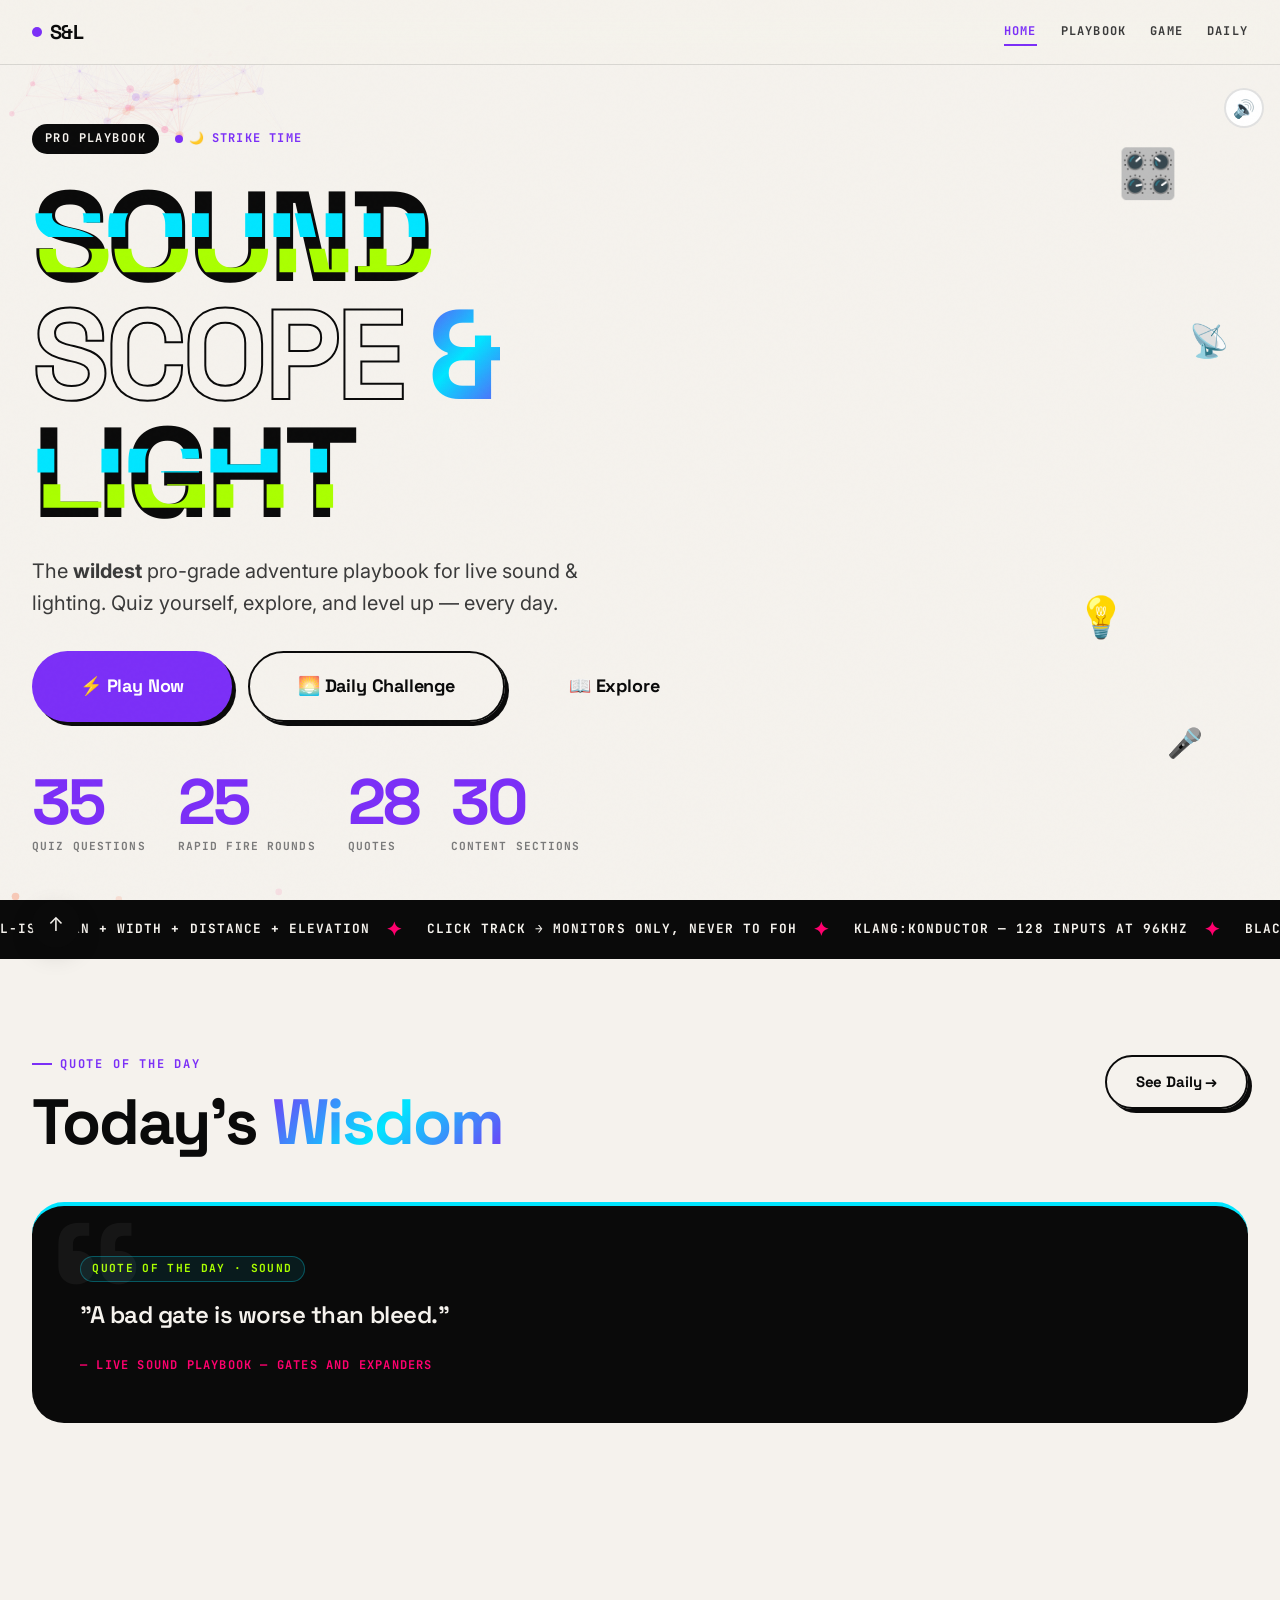
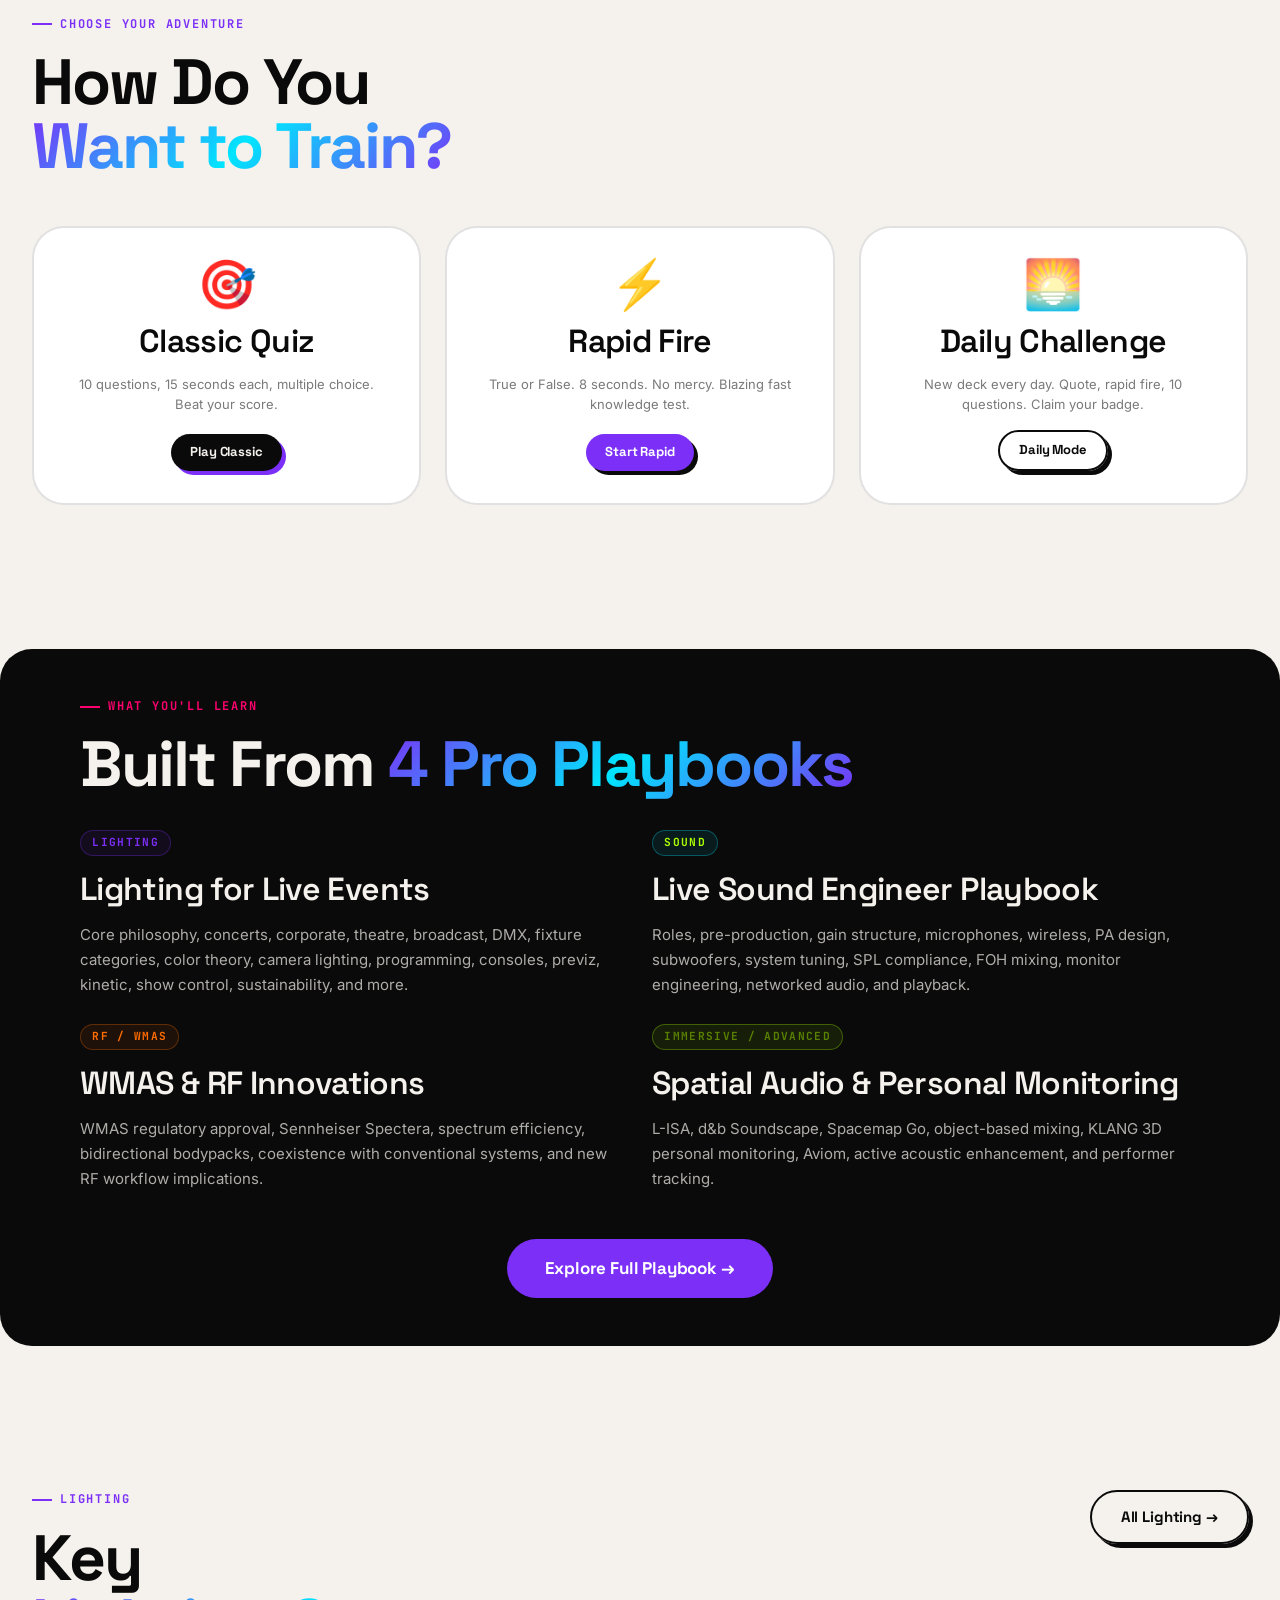
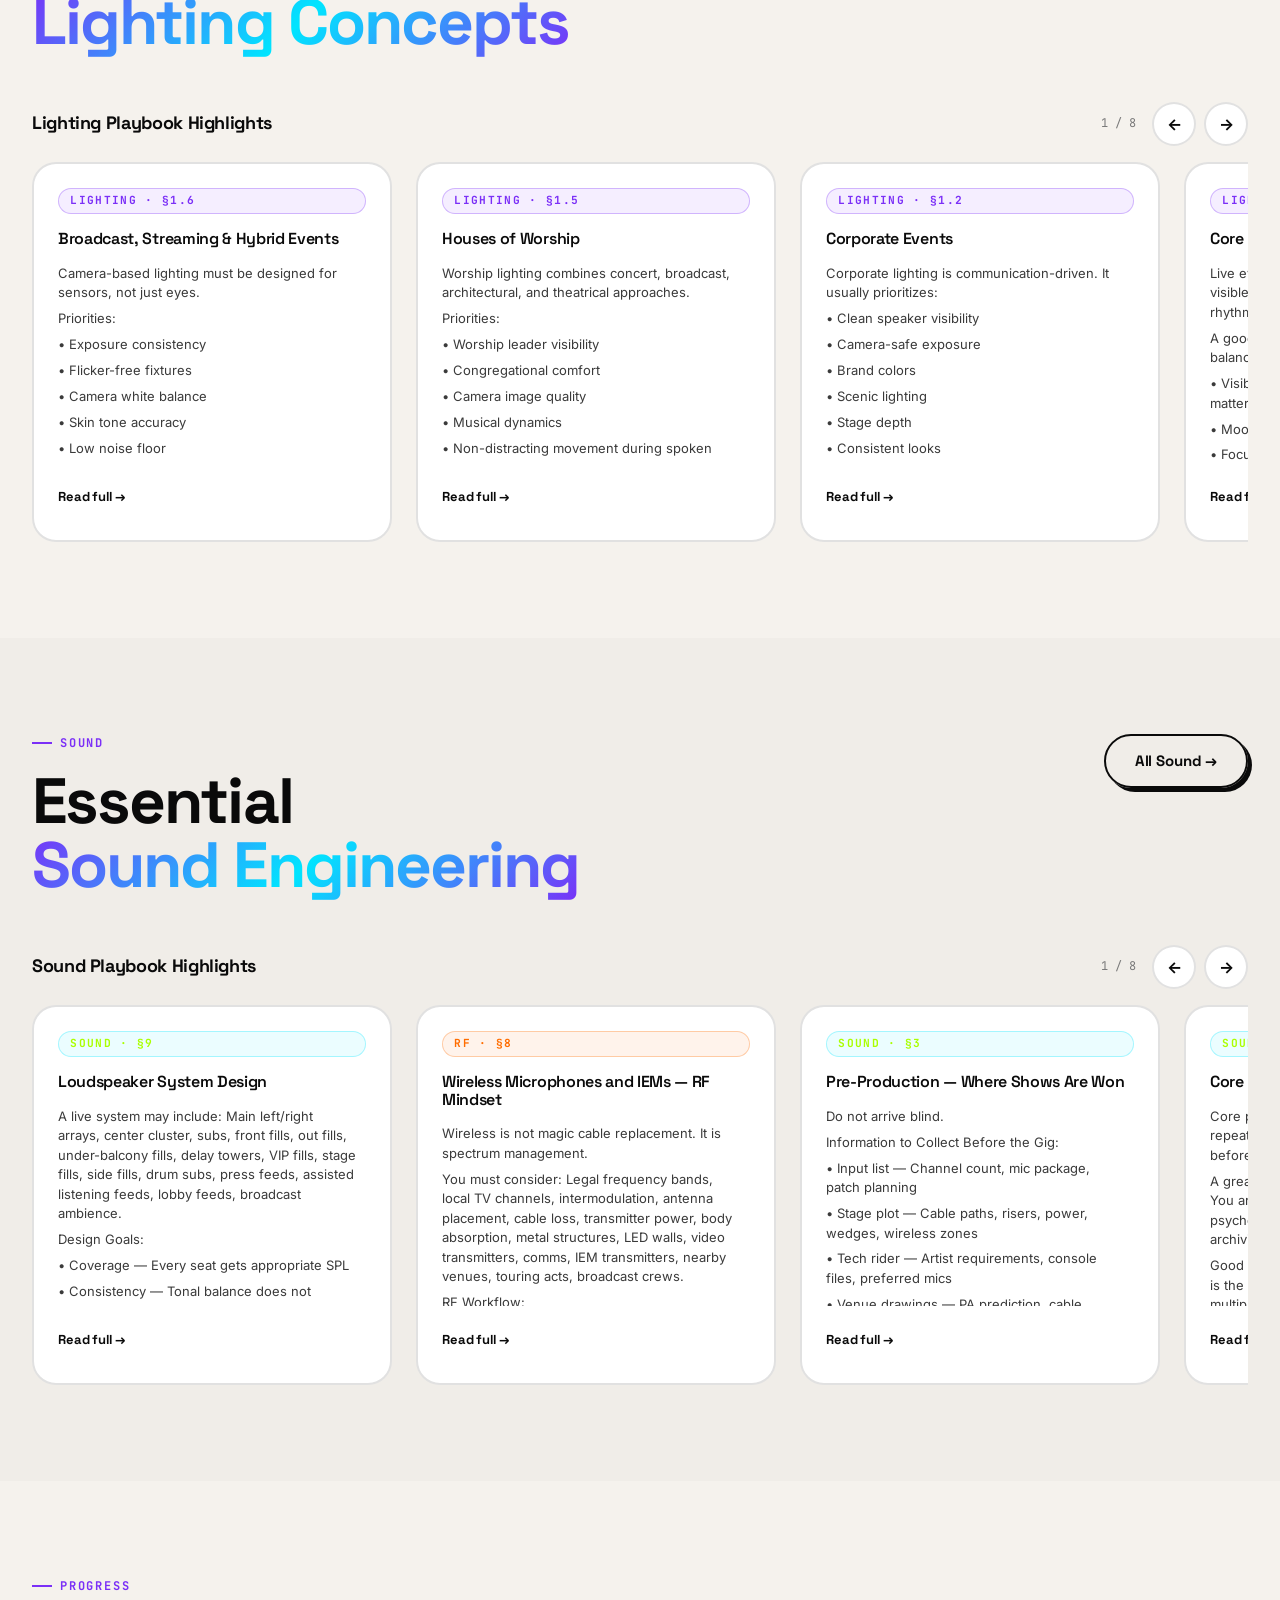
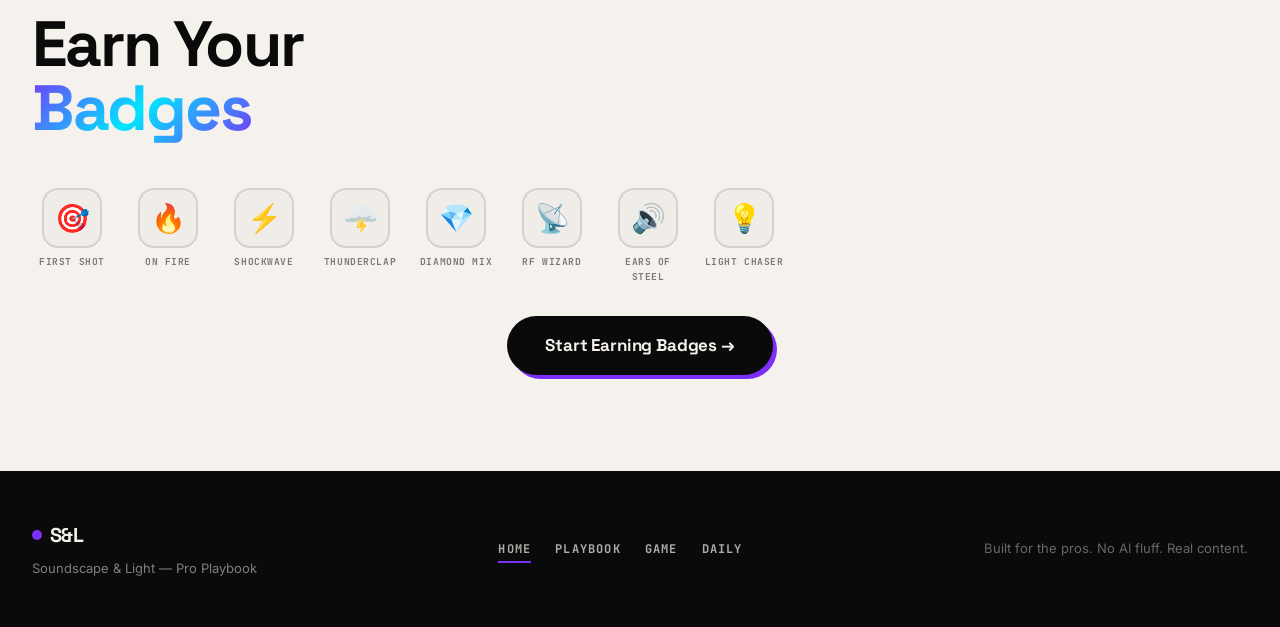
<file: index.html>
<!DOCTYPE html>
<html lang="en">
<head>
  <meta charset="UTF-8">
  <meta name="viewport" content="width=device-width, initial-scale=1.0">
  <meta name="description" content="Soundscape & Light — The ultimate interactive adventure playbook for live sound and lighting professionals.">
  <title>S&L — Soundscape & Light</title>
  <link rel="stylesheet" href="css/style.css">
  <link rel="icon" href="data:image/svg+xml,<svg xmlns='http://www.w3.org/2000/svg' viewBox='0 0 100 100'><text y='.9em' font-size='90'>⚡</text></svg>">
</head>
<body>
  <!-- Loading Screen -->
  <div id="loading-screen">
    <div class="loader-text">LOADING PLAYBOOK...</div>
    <div class="loader-bar-wrap"><div class="loader-bar"></div></div>
  </div>

  <!-- Scroll Progress -->
  <div id="scroll-progress"></div>

  <!-- Back to Top -->
  <button id="back-top" aria-label="Back to top">↑</button>

  <!-- Sound Toggle -->
  <button id="sound-toggle" style="position:fixed;top:88px;right:1rem;z-index:9000;background:var(--surface);border:2px solid var(--border);border-radius:var(--r-full);width:40px;height:40px;display:flex;align-items:center;justify-content:center;font-size:1.1rem;" aria-label="Toggle sound">🔊</button>

  <!-- Particle Canvas -->
  <canvas id="particle-canvas"></canvas>

  <!-- Navigation -->
  <nav class="nav" role="navigation" aria-label="Main navigation">
    <a href="index.html" class="nav-logo" aria-label="S&L Home">
      <span class="nav-logo-dot"></span>
      <span>S&amp;L</span>
    </a>
    <div class="nav-links">
      <a href="index.html" class="nav-link">Home</a>
      <a href="playbook.html" class="nav-link">Playbook</a>
      <a href="game.html" class="nav-link">Game</a>
      <a href="daily.html" class="nav-link">Daily</a>
    </div>
    <button class="nav-hamburger" aria-label="Toggle menu" aria-expanded="false">
      <span></span><span></span><span></span>
    </button>
  </nav>

  <!-- Mobile Menu -->
  <div class="nav-mobile" role="dialog" aria-label="Mobile navigation">
    <a href="index.html" class="nav-link">Home</a>
    <a href="playbook.html" class="nav-link">Playbook</a>
    <a href="game.html" class="nav-link">Game</a>
    <a href="daily.html" class="nav-link">Daily</a>
  </div>

  <!-- ── HERO ────────────────────────────────────────── -->
  <section class="hero" aria-labelledby="hero-heading">
    <div class="container hero-content">
      <div class="hero-eyebrow">
        <div class="hero-badge">Pro Playbook</div>
        <div class="hero-live">
          <span class="hero-live-dot"></span>
          <span data-theme-emoji>⚡</span>
          <span data-theme-name>Loading...</span>
        </div>
      </div>

      <div class="hero-title">
        <h1 class="t-hero">
          <span class="glitch" data-text="SOUND">SOUND</span><br>
          <span class="t-outline">SCOPE</span>
          <span class="t-gradient">&amp;</span><br>
          <span class="glitch" data-text="LIGHT">LIGHT</span>
        </h1>
      </div>

      <p class="hero-sub">
        The <strong>wildest</strong> pro-grade adventure playbook for live sound &amp; lighting. 
        Quiz yourself, explore, and level up — every day.
      </p>

      <div class="hero-actions">
        <a href="game.html" class="btn btn-accent btn-xl btn-magnetic" aria-label="Start the quiz game">
          ⚡ Play Now
        </a>
        <a href="daily.html" class="btn btn-outline btn-xl btn-magnetic" aria-label="Today's daily challenge">
          🌅 Daily Challenge
        </a>
        <a href="playbook.html" class="btn btn-ghost btn-xl" aria-label="Browse the playbook">
          📖 Explore
        </a>
      </div>

      <div class="hero-stats stagger">
        <div>
          <div class="hero-stat-num" data-count-to="35">0</div>
          <div class="hero-stat-label">Quiz Questions</div>
        </div>
        <div>
          <div class="hero-stat-num" data-count-to="25">0</div>
          <div class="hero-stat-label">Rapid Fire Rounds</div>
        </div>
        <div>
          <div class="hero-stat-num" data-count-to="28">0</div>
          <div class="hero-stat-label">Quotes</div>
        </div>
        <div>
          <div class="hero-stat-num" data-count-to="30">0</div>
          <div class="hero-stat-label">Content Sections</div>
        </div>
      </div>
    </div>

    <!-- Floating decorations -->
    <div class="hero-float" style="top:15%;right:8%;font-size:3rem;animation-delay:0s">🎛️</div>
    <div class="hero-float" style="top:35%;right:4%;font-size:2rem;animation-delay:1s">📡</div>
    <div class="hero-float" style="top:65%;right:12%;font-size:2.5rem;animation-delay:2s">💡</div>
    <div class="hero-float" style="top:80%;right:6%;font-size:1.8rem;animation-delay:0.5s">🎤</div>
  </section>

  <!-- ── MARQUEE ─────────────────────────────────────── -->
  <div class="marquee-wrap" role="marquee" aria-label="Key facts ticker">
    <div class="marquee-track" id="marquee-track">
      <!-- Populated by JS -->
    </div>
  </div>

  <!-- ── QOTD ───────────────────────────────────────── -->
  <section class="section" aria-labelledby="qotd-heading">
    <div class="container">
      <div class="section-header reveal">
        <div>
          <div class="section-label">Quote of the Day</div>
          <h2 class="t-display" id="qotd-heading">Today's <span class="t-gradient">Wisdom</span></h2>
        </div>
        <a href="daily.html" class="btn btn-outline">See Daily →</a>
      </div>
      <div id="qotd-container" class="reveal"></div>
    </div>
  </section>

  <!-- ── MODE SELECTOR ──────────────────────────────── -->
  <section class="section" aria-labelledby="modes-heading">
    <div class="container">
      <div class="section-header reveal">
        <div>
          <div class="section-label">Choose Your Adventure</div>
          <h2 class="t-display" id="modes-heading">How Do You<br><span class="t-gradient">Want to Train?</span></h2>
        </div>
      </div>
      <div class="mode-grid stagger" role="list">
        <a href="game.html?mode=classic" class="mode-card card-tilt" role="listitem" aria-label="Classic Quiz mode">
          <div class="mode-icon">🎯</div>
          <div class="t-title">Classic Quiz</div>
          <p class="t-small" style="color:var(--ink-dim);text-align:center">10 questions, 15 seconds each, multiple choice. Beat your score.</p>
          <div class="btn btn-primary btn-sm" style="margin-top:auto">Play Classic</div>
        </a>
        <a href="game.html?mode=rapid" class="mode-card card-tilt" role="listitem" aria-label="Rapid Fire mode">
          <div class="mode-icon">⚡</div>
          <div class="t-title">Rapid Fire</div>
          <p class="t-small" style="color:var(--ink-dim);text-align:center">True or False. 8 seconds. No mercy. Blazing fast knowledge test.</p>
          <div class="btn btn-accent btn-sm" style="margin-top:auto">Start Rapid</div>
        </a>
        <a href="daily.html" class="mode-card card-tilt" role="listitem" aria-label="Daily Challenge mode">
          <div class="mode-icon">🌅</div>
          <div class="t-title">Daily Challenge</div>
          <p class="t-small" style="color:var(--ink-dim);text-align:center">New deck every day. Quote, rapid fire, 10 questions. Claim your badge.</p>
          <div class="btn btn-outline btn-sm" style="margin-top:auto">Daily Mode</div>
        </a>
      </div>
    </div>
  </section>

  <!-- ── TOPICS PREVIEW ─────────────────────────────── -->
  <section class="section island-dark" aria-labelledby="topics-heading">
    <div class="container">
      <div class="section-label">What You'll Learn</div>
      <h2 class="t-display" id="topics-heading" style="color:var(--dark-ink);margin-bottom:var(--s4)">
        Built From <span class="t-gradient">4 Pro Playbooks</span>
      </h2>

      <div class="grid-2 stagger" style="margin-bottom:var(--s5)">
        <div>
          <div class="card-tag lighting" style="margin-bottom:var(--s2)">Lighting</div>
          <div class="t-title" style="color:var(--dark-ink);margin-bottom:var(--s2)">Lighting for Live Events</div>
          <p class="t-body" style="color:rgba(245,242,237,0.7)">Core philosophy, concerts, corporate, theatre, broadcast, DMX, fixture categories, color theory, camera lighting, programming, consoles, previz, kinetic, show control, sustainability, and more.</p>
        </div>
        <div>
          <div class="card-tag sound" style="margin-bottom:var(--s2)">Sound</div>
          <div class="t-title" style="color:var(--dark-ink);margin-bottom:var(--s2)">Live Sound Engineer Playbook</div>
          <p class="t-body" style="color:rgba(245,242,237,0.7)">Roles, pre-production, gain structure, microphones, wireless, PA design, subwoofers, system tuning, SPL compliance, FOH mixing, monitor engineering, networked audio, and playback.</p>
        </div>
        <div>
          <div class="card-tag rf" style="margin-bottom:var(--s2)">RF / WMAS</div>
          <div class="t-title" style="color:var(--dark-ink);margin-bottom:var(--s2)">WMAS & RF Innovations</div>
          <p class="t-body" style="color:rgba(245,242,237,0.7)">WMAS regulatory approval, Sennheiser Spectera, spectrum efficiency, bidirectional bodypacks, coexistence with conventional systems, and new RF workflow implications.</p>
        </div>
        <div>
          <div class="card-tag wmas" style="margin-bottom:var(--s2)">Immersive / Advanced</div>
          <div class="t-title" style="color:var(--dark-ink);margin-bottom:var(--s2)">Spatial Audio & Personal Monitoring</div>
          <p class="t-body" style="color:rgba(245,242,237,0.7)">L-ISA, d&b Soundscape, Spacemap Go, object-based mixing, KLANG 3D personal monitoring, Aviom, active acoustic enhancement, and performer tracking.</p>
        </div>
      </div>

      <div style="text-align:center">
        <a href="playbook.html" class="btn btn-accent btn-lg btn-magnetic">Explore Full Playbook →</a>
      </div>
    </div>
  </section>

  <!-- ── PREVIEW CAROUSEL — LIGHTING ───────────────────── -->
  <section class="section" aria-labelledby="lighting-preview-heading">
    <div class="container">
      <div class="section-header reveal">
        <div>
          <div class="section-label">Lighting</div>
          <h2 class="t-display" id="lighting-preview-heading">Key<br><span class="t-gradient">Lighting Concepts</span></h2>
        </div>
        <a href="playbook.html#lighting" class="btn btn-outline">All Lighting →</a>
      </div>
      <div class="carousel-outer reveal">
        <div class="carousel-nav">
          <span class="carousel-title">Lighting Playbook Highlights</span>
          <div style="display:flex;align-items:center;gap:var(--s2)">
            <span class="carousel-count"></span>
            <div class="carousel-controls">
              <button class="carousel-btn" data-carousel-prev aria-label="Previous">←</button>
              <button class="carousel-btn" data-carousel-next aria-label="Next">→</button>
            </div>
          </div>
        </div>
        <div class="carousel" id="lighting-carousel" role="list">
          <!-- Populated by JS -->
        </div>
      </div>
    </div>
  </section>

  <!-- ── PREVIEW CAROUSEL — SOUND ──────────────────────── -->
  <section class="section" style="background:var(--surface-2)" aria-labelledby="sound-preview-heading">
    <div class="container">
      <div class="section-header reveal">
        <div>
          <div class="section-label">Sound</div>
          <h2 class="t-display" id="sound-preview-heading">Essential<br><span class="t-gradient">Sound Engineering</span></h2>
        </div>
        <a href="playbook.html#sound" class="btn btn-outline">All Sound →</a>
      </div>
      <div class="carousel-outer reveal">
        <div class="carousel-nav">
          <span class="carousel-title">Sound Playbook Highlights</span>
          <div style="display:flex;align-items:center;gap:var(--s2)">
            <span class="carousel-count"></span>
            <div class="carousel-controls">
              <button class="carousel-btn" data-carousel-prev aria-label="Previous">←</button>
              <button class="carousel-btn" data-carousel-next aria-label="Next">→</button>
            </div>
          </div>
        </div>
        <div class="carousel" id="sound-carousel" role="list">
          <!-- Populated by JS -->
        </div>
      </div>
    </div>
  </section>

  <!-- ── ACHIEVEMENTS TEASER ────────────────────────────── -->
  <section class="section" aria-labelledby="achievements-heading">
    <div class="container">
      <div class="section-header reveal">
        <div>
          <div class="section-label">Progress</div>
          <h2 class="t-display" id="achievements-heading">Earn Your<br><span class="t-gradient">Badges</span></h2>
        </div>
      </div>
      <div class="badge-grid reveal" id="badge-preview"></div>
      <div style="margin-top:var(--s4);text-align:center" class="reveal">
        <a href="game.html" class="btn btn-primary btn-lg btn-magnetic">Start Earning Badges →</a>
      </div>
    </div>
  </section>

  <!-- ── FOOTER ─────────────────────────────────────────── -->
  <footer style="background:var(--ink);color:var(--bg);padding:var(--s5) 0;" role="contentinfo">
    <div class="container" style="display:flex;flex-wrap:wrap;justify-content:space-between;align-items:center;gap:var(--s3)">
      <div>
        <div class="nav-logo" style="color:var(--bg);margin-bottom:var(--s1)">
          <span class="nav-logo-dot"></span>
          <span>S&amp;L</span>
        </div>
        <p class="t-small" style="color:rgba(245,242,237,0.5)">Soundscape & Light — Pro Playbook</p>
      </div>
      <div style="display:flex;gap:var(--s3)">
        <a href="index.html" class="nav-link" style="color:rgba(245,242,237,0.7)">Home</a>
        <a href="playbook.html" class="nav-link" style="color:rgba(245,242,237,0.7)">Playbook</a>
        <a href="game.html" class="nav-link" style="color:rgba(245,242,237,0.7)">Game</a>
        <a href="daily.html" class="nav-link" style="color:rgba(245,242,237,0.7)">Daily</a>
      </div>
      <p class="t-small" style="color:rgba(245,242,237,0.4)">Built for the pros. No AI fluff. Real content.</p>
    </div>
  </footer>

  <!-- Toast Container -->
  <div id="toast-container"></div>

  <!-- Scripts -->
  <script src="js/data.js"></script>
  <script src="js/engine.js"></script>
  <script src="js/sounds.js"></script>
  <script src="js/app.js"></script>
  <script>
    // ─── INDEX PAGE INIT ─────────────────────────────────
    document.addEventListener('DOMContentLoaded', () => {
      // Particles
      App.initParticles('particle-canvas');

      // Marquee
      App.buildMarquee('#marquee-track', MARQUEE_FACTS);

      // QOTD
      App.renderQOTD('#qotd-container');

      // Build lighting carousel
      buildPreviewCarousel('lighting-carousel', CONTENT.lighting.slice(0, 8), 'lighting');

      // Build sound carousel
      buildPreviewCarousel('sound-carousel', CONTENT.sound.slice(0, 8), 'sound');

      // Badge preview
      renderBadgePreview();

      // Re-init carousels after content is built
      App.initCarousels();
    });

    function buildPreviewCarousel(carouselId, sections, type) {
      const carousel = document.getElementById(carouselId);
      if (!carousel) return;

      const shuffled = Engine.getHourlyContentOrder(sections);

      shuffled.forEach(section => {
        const item = document.createElement('div');
        item.className = 'carousel-item';
        item.setAttribute('role', 'listitem');

        const lines = section.content.split('\n').filter(l => l.trim()).slice(0, 8);

        item.innerHTML = `
          <div class="card card-content card-tilt" style="height:100%">
            <div class="card-tag ${section.tag}">${section.tag.toUpperCase()} · §${section.section}</div>
            <div class="t-title" style="margin-bottom:var(--s2);font-size:1rem">${section.title}</div>
            <div class="card-content-body t-small" style="color:var(--ink-mid)">
              ${lines.map(l => `<p style="margin-bottom:0.4rem">${l}</p>`).join('')}
            </div>
            <a href="playbook.html#${section.id}" class="btn btn-ghost btn-sm" style="margin-top:var(--s2);padding-left:0;align-self:flex-start" aria-label="Read full section: ${section.title}">Read full →</a>
          </div>
        `;
        carousel.appendChild(item);
      });

      // Re-init tilt for new cards
      App.initParticles && setTimeout(() => initCardTilt(), 100);
    }

    function renderBadgePreview() {
      const container = document.getElementById('badge-preview');
      if (!container) return;

      const state = Engine.StorageManager.load();

      ACHIEVEMENTS.slice(0, 8).forEach(ach => {
        const earned = state.earnedAchievements.includes(ach.id);
        const badge = document.createElement('div');
        badge.className = `badge${earned ? ' earned' : ''}`;
        badge.innerHTML = `
          <div class="badge-icon">${ach.icon}</div>
          <span class="badge-name">${ach.name}</span>
        `;
        badge.title = ach.desc;
        container.appendChild(badge);
      });
    }

    function initCardTilt() {
      document.querySelectorAll('.card-tilt').forEach(card => {
        if (card._tiltInit) return;
        card._tiltInit = true;
        card.addEventListener('mousemove', e => {
          const rect = card.getBoundingClientRect();
          const x = (e.clientX - rect.left) / rect.width - 0.5;
          const y = (e.clientY - rect.top) / rect.height - 0.5;
          card.style.transform = `perspective(600px) rotateX(${-y * 10}deg) rotateY(${x * 10}deg) translateZ(8px)`;
        }, { passive: true });
        card.addEventListener('mouseleave', () => { card.style.transform = ''; });
      });
    }

    // Re-init tilt after carousels render
    setTimeout(initCardTilt, 500);
  </script>
</body>
</html>
</file>
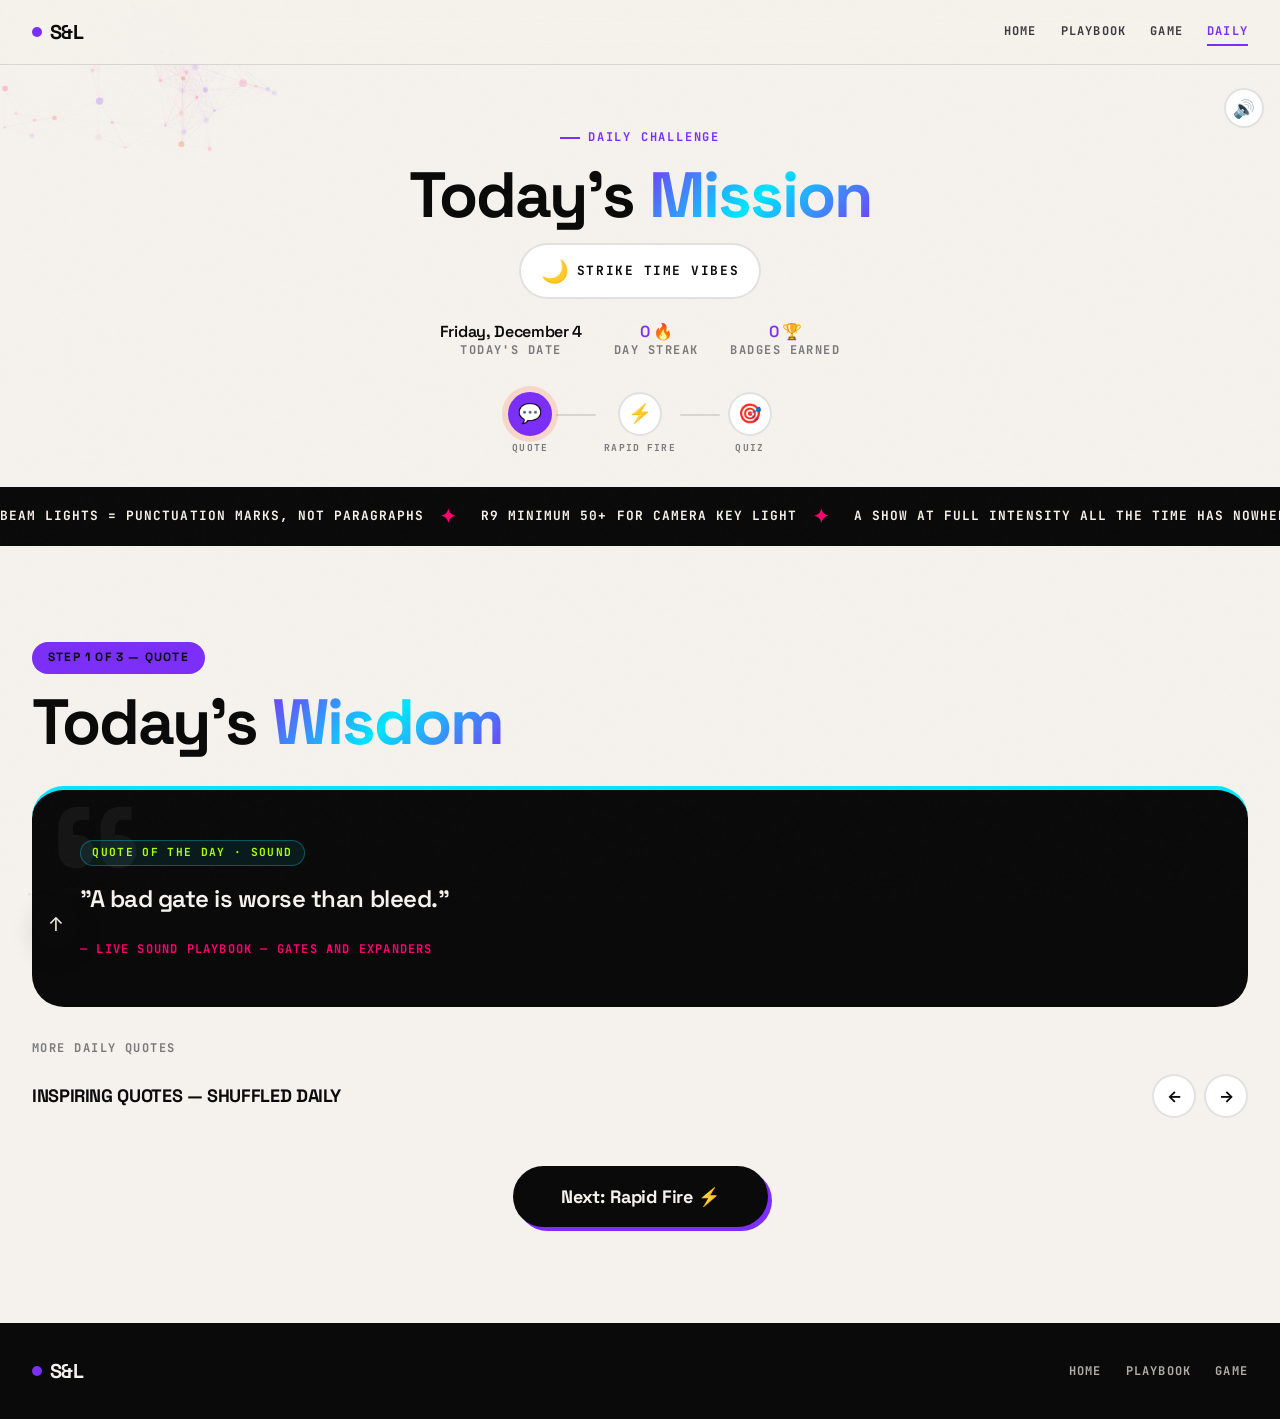
<file: daily.html>
<!DOCTYPE html>
<html lang="en">
<head>
  <meta charset="UTF-8">
  <meta name="viewport" content="width=device-width, initial-scale=1.0">
  <meta name="description" content="Soundscape & Light — Daily Challenge. New quote, rapid fire, and quiz deck every day. Build your streak.">
  <title>Daily — S&L</title>
  <link rel="stylesheet" href="css/style.css">
  <link rel="icon" href="data:image/svg+xml,<svg xmlns='http://www.w3.org/2000/svg' viewBox='0 0 100 100'><text y='.9em' font-size='90'>🌅</text></svg>">
</head>
<body>
  <div id="scroll-progress"></div>
  <button id="back-top" aria-label="Back to top">↑</button>
  <button id="sound-toggle" style="position:fixed;top:88px;right:1rem;z-index:9000;background:var(--surface);border:2px solid var(--border);border-radius:var(--r-full);width:40px;height:40px;display:flex;align-items:center;justify-content:center;font-size:1.1rem;" aria-label="Toggle sound">🔊</button>

  <nav class="nav" role="navigation" aria-label="Main navigation">
    <a href="index.html" class="nav-logo" aria-label="S&L Home">
      <span class="nav-logo-dot"></span><span>S&amp;L</span>
    </a>
    <div class="nav-links">
      <a href="index.html" class="nav-link">Home</a>
      <a href="playbook.html" class="nav-link">Playbook</a>
      <a href="game.html" class="nav-link">Game</a>
      <a href="daily.html" class="nav-link">Daily</a>
    </div>
    <button class="nav-hamburger" aria-label="Toggle menu" aria-expanded="false">
      <span></span><span></span><span></span>
    </button>
  </nav>

  <div class="nav-mobile" role="dialog" aria-label="Mobile navigation">
    <a href="index.html" class="nav-link">Home</a>
    <a href="playbook.html" class="nav-link">Playbook</a>
    <a href="game.html" class="nav-link">Game</a>
    <a href="daily.html" class="nav-link">Daily</a>
  </div>

  <main style="padding-top:80px">

    <!-- ── DAILY HERO ──────────────────────────────────── -->
    <section style="padding:var(--s5) 0 var(--s4);text-align:center;position:relative;overflow:hidden">
      <canvas id="particle-canvas"></canvas>
      <div class="container" style="position:relative;z-index:2">
        <div class="section-label" style="justify-content:center;margin-bottom:var(--s2)">Daily Challenge</div>
        <div style="display:flex;align-items:center;justify-content:center;gap:var(--s2);margin-bottom:var(--s2)">
          <h1 class="t-display">Today's <span class="t-gradient">Mission</span></h1>
        </div>

        <!-- Hour theme badge -->
        <div id="hour-theme-badge" style="display:inline-flex;align-items:center;gap:var(--s1);background:var(--surface);border:2px solid var(--border);border-radius:var(--r-full);padding:0.5rem 1.25rem;margin-bottom:var(--s3)">
          <span id="theme-emoji" style="font-size:1.4rem">⚡</span>
          <span id="theme-label" class="t-label" style="font-size:0.8rem">Loading theme...</span>
        </div>

        <!-- Date & streak -->
        <div style="display:flex;align-items:center;justify-content:center;gap:var(--s4);flex-wrap:wrap;margin-bottom:var(--s4)">
          <div>
            <div id="today-date" class="t-title" style="font-size:1rem;letter-spacing:-0.02em"></div>
            <div class="t-label" style="color:var(--ink-dim)">Today's Date</div>
          </div>
          <div>
            <div id="daily-streak" class="t-title" style="font-size:1rem;letter-spacing:-0.02em;color:var(--acc1)">0 🔥</div>
            <div class="t-label" style="color:var(--ink-dim)">Day Streak</div>
          </div>
          <div>
            <div id="total-badges" class="t-title" style="font-size:1rem;letter-spacing:-0.02em;color:var(--acc5)">0 🏆</div>
            <div class="t-label" style="color:var(--ink-dim)">Badges Earned</div>
          </div>
        </div>

        <!-- Steps indicator -->
        <div id="steps-strip" style="display:flex;align-items:center;justify-content:center;gap:var(--s1);flex-wrap:wrap">
          <!-- Populated by JS -->
        </div>
      </div>
    </section>

    <!-- ── MARQUEE ─────────────────────────────────────── -->
    <div class="marquee-wrap">
      <div class="marquee-track" id="marquee-track"></div>
    </div>

    <!-- ── DAILY COMPLETE SCREEN ──────────────────────── -->
    <div id="screen-daily-done" style="display:none">
      <section class="section" style="text-align:center">
        <div class="container">
          <div style="font-size:5rem;margin-bottom:var(--s3);animation:float 3s ease-in-out infinite">💎</div>
          <h2 class="t-display" style="margin-bottom:var(--s2)">Challenge<br><span class="t-gradient">Complete!</span></h2>
          <p style="color:var(--ink-mid);margin-bottom:var(--s4)">You've crushed today's daily challenge. Come back tomorrow for a new one.</p>

          <!-- Today's results summary -->
          <div id="today-results" style="max-width:500px;margin:0 auto var(--s4)"></div>

          <!-- Badges earned today -->
          <div id="today-badges" style="margin-bottom:var(--s4)"></div>

          <div style="display:flex;gap:var(--s2);justify-content:center;flex-wrap:wrap">
            <a href="game.html" class="btn btn-accent btn-lg btn-magnetic">⚡ Keep Playing</a>
            <a href="playbook.html" class="btn btn-outline btn-lg">📖 Read Playbook</a>
            <a href="index.html" class="btn btn-ghost btn-lg">🏠 Home</a>
          </div>
        </div>
      </section>
    </div>

    <!-- ── DAILY FLOW SCREEN ───────────────────────────── -->
    <div id="screen-daily-flow">

      <!-- ── STEP 1: QOTD ──────────────────────────────── -->
      <section id="step-qotd" class="section daily-step" data-step="1" style="display:none">
        <div class="container">
          <div class="daily-step-header reveal">
            <div style="display:inline-flex;align-items:center;gap:var(--s1);background:var(--acc5);color:var(--ink);padding:0.4rem 1rem;border-radius:var(--r-full);font-family:var(--font-display);font-weight:700;font-size:0.75rem;letter-spacing:0.1em">STEP 1 OF 3 — QUOTE</div>
            <h2 class="t-display" style="margin-top:var(--s2)">Today's <span class="t-gradient">Wisdom</span></h2>
          </div>

          <div id="qotd-container" class="reveal"></div>

          <!-- All today's quotes carousel -->
          <div style="margin-top:var(--s4)" class="reveal">
            <div class="t-label" style="color:var(--ink-dim);margin-bottom:var(--s2)">MORE DAILY QUOTES</div>
            <div class="carousel-outer">
              <div class="carousel-nav">
                <span class="carousel-title t-label">Inspiring Quotes — Shuffled Daily</span>
                <div style="display:flex;gap:var(--s2);align-items:center">
                  <span class="carousel-count"></span>
                  <div class="carousel-controls">
                    <button class="carousel-btn" data-carousel-prev aria-label="Previous">←</button>
                    <button class="carousel-btn" data-carousel-next aria-label="Next">→</button>
                  </div>
                </div>
              </div>
              <div class="carousel" id="quotes-carousel" role="list">
                <!-- Populated by JS -->
              </div>
            </div>
          </div>

          <div style="text-align:center;margin-top:var(--s4)" class="reveal">
            <button class="btn btn-primary btn-xl btn-magnetic" onclick="completeStep(1)" aria-label="Continue to Rapid Fire">
              Next: Rapid Fire ⚡
            </button>
          </div>
        </div>
      </section>

      <!-- ── STEP 2: RAPID FIRE ─────────────────────────── -->
      <section id="step-rapid" class="section daily-step" data-step="2" style="display:none">
        <div class="container">
          <div class="daily-step-header">
            <div style="display:inline-flex;align-items:center;gap:var(--s1);background:var(--acc1);color:#fff;padding:0.4rem 1rem;border-radius:var(--r-full);font-family:var(--font-display);font-weight:700;font-size:0.75rem;letter-spacing:0.1em">STEP 2 OF 3 — RAPID FIRE</div>
            <h2 class="t-display" style="margin-top:var(--s2)">Rapid<br><span class="t-gradient">Fire Round</span></h2>
            <p style="color:var(--ink-mid);margin-top:var(--s2)">10 True or False questions. Daily deck — same all day. 8 seconds each.</p>
          </div>

          <div id="rf-area" style="margin-top:var(--s4)">
            <!-- Rapid fire UI populated here -->
            <div class="quiz-wrap">
              <div class="quiz-meta" role="status" aria-live="polite">
                <div id="drf-counter" class="quiz-counter">Round 1 / 10</div>
                <div style="display:flex;align-items:center;gap:var(--s2)">
                  <div id="drf-streak-badge" style="display:none"><div class="streak-badge">🔥 <span id="drf-streak-num">0</span></div></div>
                  <div id="drf-timer" class="quiz-timer" role="timer">8</div>
                </div>
              </div>
              <div class="quiz-progress" role="progressbar">
                <div class="quiz-progress-bar" id="drf-progress" style="width:0%"></div>
              </div>
              <div class="rf-card" id="drf-card" aria-live="polite">
                <div class="card-tag rf" style="font-size:0.65rem;position:relative;z-index:1">DAILY RAPID FIRE · TRUE OR FALSE?</div>
                <div class="rf-question" id="drf-question">Ready when you are...</div>
                <div class="rf-tf-btns">
                  <button class="btn btn-accent btn-lg btn-magnetic" id="drf-btn-true" onclick="answerDRF(true)" aria-label="True">✓ TRUE</button>
                  <button class="btn btn-outline btn-lg btn-magnetic" id="drf-btn-false" onclick="answerDRF(false)" aria-label="False">✗ FALSE</button>
                </div>
              </div>
              <div id="drf-explanation" style="display:none;background:var(--surface-2);border-radius:var(--r-lg);padding:var(--s2) var(--s3);margin-top:var(--s2);border-left:4px solid var(--acc1)">
                <div class="t-label" style="margin-bottom:0.5rem">ANSWER</div>
                <p class="t-small" id="drf-exp-text" style="color:var(--ink-mid)"></p>
              </div>
              <div style="text-align:center;margin-top:var(--s3);display:none" id="drf-next-wrap">
                <button class="btn btn-primary btn-lg btn-magnetic" onclick="nextDRF()" aria-label="Next round">Next →</button>
              </div>
              <div id="drf-results" style="display:none;text-align:center;margin-top:var(--s3)">
                <!-- Results after completion -->
              </div>
            </div>
          </div>
        </div>
      </section>

      <!-- ── STEP 3: DAILY QUIZ ─────────────────────────── -->
      <section id="step-quiz" class="section daily-step" data-step="3" style="display:none">
        <div class="container">
          <div class="daily-step-header">
            <div style="display:inline-flex;align-items:center;gap:var(--s1);background:var(--acc2);color:var(--ink);padding:0.4rem 1rem;border-radius:var(--r-full);font-family:var(--font-display);font-weight:700;font-size:0.75rem;letter-spacing:0.1em">STEP 3 OF 3 — QUIZ</div>
            <h2 class="t-display" style="margin-top:var(--s2)">Daily<br><span class="t-gradient">Quiz Deck</span></h2>
            <p style="color:var(--ink-mid);margin-top:var(--s2)">10 questions, seeded fresh each day. 15 seconds per question.</p>
          </div>

          <div id="dq-area" style="margin-top:var(--s4)">
            <div class="quiz-wrap">
              <div class="quiz-meta" role="status" aria-live="polite">
                <div id="dq-counter" class="quiz-counter">Question 1 / 10</div>
                <div style="display:flex;align-items:center;gap:var(--s2)">
                  <div id="dq-streak-badge" style="display:none"><div class="streak-badge">🔥 <span id="dq-streak-num">0</span></div></div>
                  <div id="dq-timer" class="quiz-timer" role="timer">15</div>
                </div>
              </div>
              <div class="quiz-progress" role="progressbar">
                <div class="quiz-progress-bar" id="dq-progress" style="width:0%"></div>
              </div>
              <div class="quiz-question-card" id="dq-card">
                <div class="quiz-q-label" id="dq-category">Category</div>
                <div class="quiz-q-text" id="dq-text">Loading...</div>
              </div>
              <div class="quiz-options" id="dq-options" role="group" aria-label="Answer options"></div>
              <div id="dq-explanation" style="display:none;background:var(--surface-2);border-radius:var(--r-lg);padding:var(--s2) var(--s3);margin-top:var(--s2);border-left:4px solid var(--acc1)">
                <div class="t-label" style="margin-bottom:0.5rem">WHY?</div>
                <p class="t-small" id="dq-exp-text" style="color:var(--ink-mid)"></p>
              </div>
              <div style="text-align:center;margin-top:var(--s3);display:none" id="dq-next-wrap">
                <button class="btn btn-primary btn-lg btn-magnetic" onclick="nextDQ()" aria-label="Next question">Next →</button>
              </div>
            </div>
          </div>
        </div>
      </section>

    </div><!-- /screen-daily-flow -->

  </main>

  <footer style="background:var(--ink);color:var(--bg);padding:var(--s4) 0;" role="contentinfo">
    <div class="container" style="display:flex;justify-content:space-between;align-items:center;flex-wrap:wrap;gap:var(--s2)">
      <div class="nav-logo" style="color:var(--bg)"><span class="nav-logo-dot"></span><span>S&amp;L</span></div>
      <div style="display:flex;gap:var(--s3)">
        <a href="index.html" class="nav-link" style="color:rgba(245,242,237,0.7)">Home</a>
        <a href="playbook.html" class="nav-link" style="color:rgba(245,242,237,0.7)">Playbook</a>
        <a href="game.html" class="nav-link" style="color:rgba(245,242,237,0.7)">Game</a>
      </div>
    </div>
  </footer>

  <div id="toast-container"></div>

  <script src="js/data.js"></script>
  <script src="js/engine.js"></script>
  <script src="js/sounds.js"></script>
  <script src="js/app.js"></script>
  <script>
    // ─── DAILY PAGE STATE ────────────────────────────────
    const DAILY_LETTERS = ['A', 'B', 'C', 'D'];
    let dailyState = { rfEngine: null, quizEngine: null, rfScore: 0, rfTotal: 10, quizScore: 0, quizTotal: 10 };
    let currentStep = 0;

    // ─── INIT ─────────────────────────────────────────────
    document.addEventListener('DOMContentLoaded', () => {
      App.initParticles('particle-canvas');
      App.buildMarquee('#marquee-track', MARQUEE_FACTS);
      initHeroMeta();
      renderStepsStrip();

      if (Engine.isDailyDone()) {
        showDailyComplete();
      } else {
        showStep(1);
      }
    });

    function initHeroMeta() {
      const theme = Engine.getHourTheme(HOUR_PALETTES);
      document.getElementById('theme-emoji').textContent = theme.emoji;
      document.getElementById('theme-label').textContent = `${theme.name} Vibes`;

      const now = new Date();
      document.getElementById('today-date').textContent = now.toLocaleDateString('en-US', { weekday: 'long', month: 'long', day: 'numeric' });

      const state = Engine.StorageManager.load();
      document.getElementById('daily-streak').textContent = `${state.dailyStreak || 0} 🔥`;
      document.getElementById('total-badges').textContent = `${(state.earnedAchievements || []).length} 🏆`;
    }

    function renderStepsStrip() {
      const strip = document.getElementById('steps-strip');
      const steps = [
        { num: 1, icon: '💬', label: 'Quote' },
        { num: 2, icon: '⚡', label: 'Rapid Fire' },
        { num: 3, icon: '🎯', label: 'Quiz' }
      ];

      strip.innerHTML = steps.map((s, i) => `
        <div id="step-indicator-${s.num}" style="display:flex;align-items:center;gap:0.25rem">
          <div style="display:flex;flex-direction:column;align-items:center;gap:0.25rem">
            <div class="step-dot" data-step-dot="${s.num}">
              <span>${s.icon}</span>
            </div>
            <span class="t-label" style="font-size:0.6rem;color:var(--ink-dim)">${s.label}</span>
          </div>
          ${i < steps.length - 1 ? '<div style="width:40px;height:2px;background:var(--border);border-radius:2px;margin-bottom:1rem"></div>' : ''}
        </div>
      `).join('');
    }

    function updateStepsStrip(activeStep) {
      for (let i = 1; i <= 3; i++) {
        const dot = document.querySelector(`[data-step-dot="${i}"]`);
        if (!dot) continue;
        dot.className = `step-dot${i < activeStep ? ' completed' : i === activeStep ? ' active' : ''}`;
      }
    }

    // ─── STEP MANAGEMENT ─────────────────────────────────
    function showStep(step) {
      currentStep = step;
      updateStepsStrip(step);

      // Hide all steps
      document.querySelectorAll('.daily-step').forEach(s => s.style.display = 'none');

      const stepEl = document.getElementById(`step-${['', 'qotd', 'rapid', 'quiz'][step]}`);
      if (stepEl) {
        stepEl.style.display = '';
        setTimeout(() => stepEl.scrollIntoView({ behavior: 'smooth', block: 'start' }), 100);
      }

      if (step === 1) initStepQOTD();
      if (step === 2) initStepRapidFire();
      if (step === 3) initStepQuiz();
    }

    function completeStep(step) {
      AudioEngine.play('whoosh');
      App.showToast(`Step ${step} complete! 🎉`, 'success');
      if (step < 3) {
        showStep(step + 1);
      } else {
        finishDailyChallenge();
      }
    }

    // ─── STEP 1: QOTD ─────────────────────────────────────
    function initStepQOTD() {
      App.renderQOTD('#qotd-container');
      buildQuotesCarousel();
      App.initCarousels();
    }

    function buildQuotesCarousel() {
      const carousel = document.getElementById('quotes-carousel');
      if (!carousel || carousel.children.length > 0) return;

      const dailyQuotes = Engine.seededShuffle(QUOTES, Engine.getDailySeed());

      dailyQuotes.forEach(q => {
        const item = document.createElement('div');
        item.className = 'carousel-item';
        item.setAttribute('role', 'listitem');
        item.innerHTML = `
          <div class="quote-card" style="height:var(--carousel-h);display:flex;flex-direction:column;justify-content:space-between">
            <div class="quote-icon">"</div>
            <div class="quote-text t-body">${escHtml(q.text)}</div>
            <div>
              <div class="t-label" style="color:var(--acc1);margin-bottom:0.25rem">— ${escHtml(q.author)}</div>
              <div class="card-tag ${q.category || 'lighting'}" style="font-size:0.6rem">${(q.category || '').toUpperCase()} · ${escHtml(q.source)}</div>
            </div>
          </div>
        `;
        carousel.appendChild(item);
      });
    }

    // ─── STEP 2: RAPID FIRE ──────────────────────────────
    function initStepRapidFire() {
      const deck = Engine.getDailyRapidFire(RAPID_FIRE, 10);
      dailyState.rfEngine = new Engine.RapidFireEngine(deck, { count: 10, timerPerQ: 8 });
      renderDRF();
    }

    function renderDRF() {
      if (!dailyState.rfEngine || dailyState.rfEngine.isFinished) { showDRFResults(); return; }

      const q = dailyState.rfEngine.current;
      document.getElementById('drf-progress').style.width = `${(dailyState.rfEngine.idx / dailyState.rfEngine.deck.length) * 100}%`;
      document.getElementById('drf-counter').textContent = `Round ${dailyState.rfEngine.idx + 1} / ${dailyState.rfEngine.deck.length}`;
      document.getElementById('drf-question').textContent = q.text;
      document.getElementById('drf-explanation').style.display = 'none';
      const nextWrap = document.getElementById('drf-next-wrap');
      if (nextWrap) nextWrap.style.display = 'none';

      const streakBadge = document.getElementById('drf-streak-badge');
      const streakNum = document.getElementById('drf-streak-num');
      if (dailyState.rfEngine.streak >= 2) {
        streakBadge.style.display = '';
        streakNum.textContent = dailyState.rfEngine.streak;
      } else {
        streakBadge.style.display = 'none';
      }

      const trueBtn = document.getElementById('drf-btn-true');
      const falseBtn = document.getElementById('drf-btn-false');
      if (trueBtn) { trueBtn.disabled = false; trueBtn.className = 'btn btn-accent btn-lg btn-magnetic'; }
      if (falseBtn) { falseBtn.disabled = false; falseBtn.className = 'btn btn-outline btn-lg btn-magnetic'; }

      dailyState.rfEngine.startTimer(
        (t) => {
          const timerEl = document.getElementById('drf-timer');
          timerEl.textContent = t;
          timerEl.classList.toggle('urgent', t <= 3);
          if (t <= 3) AudioEngine.play('timerTick');
        },
        () => {
          AudioEngine.play('timeout');
          App.showToast('⏱️ Time\'s up!', 'fail');
          showDRFResult(null);
          document.getElementById('drf-next-wrap').style.display = '';
        }
      );
    }

    function answerDRF(bool) {
      const result = dailyState.rfEngine.answer(bool);
      if (!result) return;

      if (result.correct) {
        AudioEngine.play('correct');
        App.showToast(bool ? '✓ TRUE — Correct!' : '✗ FALSE — Correct!', 'success');
      } else {
        AudioEngine.play('wrong');
        App.showToast('That\'s wrong!', 'fail');
      }

      showDRFResult(result.chosen);
      document.getElementById('drf-exp-text').innerHTML = `<strong>Answer: ${result.q.answer ? 'TRUE ✓' : 'FALSE ✗'}</strong> — ${escHtml(result.q.explanation)}`;
      document.getElementById('drf-explanation').style.display = '';
      document.getElementById('drf-next-wrap').style.display = '';
    }

    function showDRFResult(chosen) {
      const trueBtn = document.getElementById('drf-btn-true');
      const falseBtn = document.getElementById('drf-btn-false');
      const correctAnswer = dailyState.rfEngine.current.answer;

      if (trueBtn && falseBtn) {
        trueBtn.disabled = true;
        falseBtn.disabled = true;
        if (correctAnswer === true) {
          trueBtn.className = 'btn btn-lg btn-magnetic quiz-option correct';
        } else {
          falseBtn.className = 'btn btn-lg btn-magnetic quiz-option correct';
          if (chosen === true) trueBtn.className = 'btn btn-lg btn-magnetic quiz-option wrong';
        }
      }
    }

    function nextDRF() {
      const next = dailyState.rfEngine.next();
      AudioEngine.play('cardFlip');
      if (!next || dailyState.rfEngine.isFinished) {
        showDRFResults();
      } else {
        renderDRF();
      }
    }

    function showDRFResults() {
      dailyState.rfScore = dailyState.rfEngine.score;
      dailyState.rfTotal = dailyState.rfEngine.deck.length;
      const pct = Math.round((dailyState.rfScore / dailyState.rfTotal) * 100);

      const resultsDiv = document.getElementById('drf-results');
      resultsDiv.style.display = '';
      resultsDiv.innerHTML = `
        <div style="background:var(--surface);border-radius:var(--r-xl);padding:var(--s4);margin-bottom:var(--s3)">
          <div style="font-size:4rem;margin-bottom:var(--s2)">${pct >= 80 ? '🔥' : pct >= 60 ? '✨' : '💪'}</div>
          <div class="t-display" style="color:var(--acc1)">${pct}%</div>
          <div class="t-body" style="color:var(--ink-mid);margin:var(--s1) 0">${dailyState.rfScore}/${dailyState.rfTotal} correct in Rapid Fire</div>
          <button class="btn btn-primary btn-lg btn-magnetic" onclick="completeStep(2)" style="margin-top:var(--s2)">Continue to Quiz 🎯</button>
        </div>
      `;
    }

    // ─── STEP 3: DAILY QUIZ ───────────────────────────────
    function initStepQuiz() {
      const deck = Engine.getDailyQuestions(QUESTIONS, 10);
      dailyState.quizEngine = new Engine.QuizEngine(deck, { count: 10, timerPerQ: 15, mode: 'daily' });
      renderDQ();
    }

    function renderDQ() {
      if (!dailyState.quizEngine || dailyState.quizEngine.isFinished) { finishDailyChallenge(); return; }

      const q = dailyState.quizEngine.current;
      const idx = dailyState.quizEngine.idx;
      const total = dailyState.quizEngine.deck.length;

      document.getElementById('dq-progress').style.width = `${(idx / total) * 100}%`;
      document.getElementById('dq-counter').textContent = `Question ${idx + 1} / ${total}`;
      document.getElementById('dq-text').textContent = q.text;
      document.getElementById('dq-category').textContent = `${q.category.toUpperCase()} · ${q.difficulty.toUpperCase()}`;
      document.getElementById('dq-explanation').style.display = 'none';
      const dqNext = document.getElementById('dq-next-wrap');
      if (dqNext) dqNext.style.display = 'none';

      const streakBadge = document.getElementById('dq-streak-badge');
      const streakNum = document.getElementById('dq-streak-num');
      if (dailyState.quizEngine.streak >= 2) {
        streakBadge.style.display = '';
        streakNum.textContent = dailyState.quizEngine.streak;
      } else {
        streakBadge.style.display = 'none';
      }

      const optContainer = document.getElementById('dq-options');
      optContainer.innerHTML = '';
      const shuffledOpts = Engine.shuffleArray(q.options.map((opt, i) => ({ opt, origIdx: i })));

      shuffledOpts.forEach(({ opt, origIdx }, displayIdx) => {
        const btn = document.createElement('button');
        btn.className = 'quiz-option';
        btn.dataset.origIdx = origIdx;
        btn.setAttribute('data-letter', DAILY_LETTERS[displayIdx]);
        btn.textContent = opt;
        btn.setAttribute('aria-label', `Option ${DAILY_LETTERS[displayIdx]}: ${opt}`);
        btn.addEventListener('click', () => answerDQ(origIdx, btn, shuffledOpts));
        optContainer.appendChild(btn);
      });

      dailyState.quizEngine.startTimer(
        (t) => {
          const timerEl = document.getElementById('dq-timer');
          timerEl.textContent = t;
          timerEl.classList.toggle('urgent', t <= 4);
          if (t <= 4) AudioEngine.play('timerTick');
        },
        () => {
          AudioEngine.play('timeout');
          App.showToast('⏱️ Time\'s up!', 'fail');
          revealDQAnswer(null, shuffledOpts);
          document.getElementById('dq-next-wrap').style.display = '';
        }
      );
    }

    function answerDQ(choiceIdx, btn, shuffledOpts) {
      const result = dailyState.quizEngine.answer(choiceIdx);
      if (!result) return;

      if (result.correct) {
        AudioEngine.play('correct');
        App.showToast('✓ Correct!', 'success');
      } else {
        AudioEngine.play('wrong');
        App.showToast('✗ Wrong!', 'fail');
      }

      revealDQAnswer(choiceIdx, shuffledOpts);
      document.getElementById('dq-exp-text').textContent = result.q.explanation;
      document.getElementById('dq-explanation').style.display = '';
      document.getElementById('dq-next-wrap').style.display = '';
    }

    function revealDQAnswer(chosenIdx, shuffledOpts) {
      const optContainer = document.getElementById('dq-options');
      optContainer.querySelectorAll('.quiz-option').forEach(btn => {
        const origIdx = parseInt(btn.dataset.origIdx);
        btn.disabled = true;
        if (origIdx === dailyState.quizEngine.current.correct) {
          btn.classList.add('correct');
        } else if (origIdx === chosenIdx) {
          btn.classList.add('wrong');
        }
      });
    }

    function nextDQ() {
      const next = dailyState.quizEngine.next();
      AudioEngine.play('cardFlip');
      if (!next || dailyState.quizEngine.isFinished) {
        finishDailyChallenge();
      } else {
        renderDQ();
      }
    }

    // ─── FINISH DAILY ─────────────────────────────────────
    function finishDailyChallenge() {
      // Gather quiz stats
      const quizStats = dailyState.quizEngine ? dailyState.quizEngine.getStats() : { score: 0, total: 10, pct: 0 };
      dailyState.quizScore = quizStats.score;
      dailyState.quizTotal = quizStats.total;

      // Combine totals
      const totalCorrect = dailyState.rfScore + dailyState.quizScore;
      const totalQ = dailyState.rfTotal + dailyState.quizTotal;

      // Update storage
      const { updated, newAchievements } = Engine.applyQuizResults({
        ...quizStats,
        mode: 'daily'
      });

      // Mark daily done
      Engine.markDailyDone();

      // Update streak
      const state = Engine.StorageManager.load();
      const lastDate = state.lastDailyDate;
      const today = new Date().toDateString();
      let streak = state.dailyStreak || 0;
      if (lastDate === new Date(Date.now() - 86400000).toDateString()) {
        streak++;
      } else if (lastDate !== today) {
        streak = 1;
      }
      Engine.StorageManager.update({ dailyStreak: streak, lastDailyDate: today });

      AudioEngine.play('resultPerfect');
      showDailyComplete(totalCorrect, totalQ, newAchievements);
    }

    // ─── SHOW COMPLETE SCREEN ─────────────────────────────
    function showDailyComplete(totalCorrect, totalQ, newAchievements) {
      document.getElementById('screen-daily-flow').style.display = 'none';
      const doneScreen = document.getElementById('screen-daily-done');
      doneScreen.style.display = '';
      updateStepsStrip(4);

      if (totalCorrect !== undefined && totalQ !== undefined) {
        const pct = Math.round((totalCorrect / totalQ) * 100);
        const resultsDiv = document.getElementById('today-results');
        resultsDiv.innerHTML = `
          <div style="display:flex;gap:var(--s3);justify-content:center;flex-wrap:wrap;margin-bottom:var(--s3)">
            <div style="text-align:center;padding:var(--s2) var(--s3);background:var(--surface);border:2px solid var(--border);border-radius:var(--r-lg)">
              <div style="font-family:var(--font-display);font-size:2.5rem;font-weight:800;color:var(--acc1)">${pct}%</div>
              <div class="t-label" style="color:var(--ink-dim)">Overall Score</div>
            </div>
            <div style="text-align:center;padding:var(--s2) var(--s3);background:var(--surface);border:2px solid var(--border);border-radius:var(--r-lg)">
              <div style="font-family:var(--font-display);font-size:2.5rem;font-weight:800;color:var(--acc2)">${dailyState.rfScore}/${dailyState.rfTotal}</div>
              <div class="t-label" style="color:var(--ink-dim)">Rapid Fire</div>
            </div>
            <div style="text-align:center;padding:var(--s2) var(--s3);background:var(--surface);border:2px solid var(--border);border-radius:var(--r-lg)">
              <div style="font-family:var(--font-display);font-size:2.5rem;font-weight:800;color:var(--acc3)">${dailyState.quizScore}/${dailyState.quizTotal}</div>
              <div class="t-label" style="color:var(--ink-dim)">Quiz</div>
            </div>
          </div>
        `;
      }

      // New achievements
      if (newAchievements && newAchievements.length > 0) {
        const badgesDiv = document.getElementById('today-badges');
        badgesDiv.innerHTML = `
          <div class="t-label" style="margin-bottom:var(--s2);text-align:center;color:var(--acc1)">🏆 NEW BADGES!</div>
          <div style="display:flex;gap:var(--s2);justify-content:center;flex-wrap:wrap">
            ${newAchievements.map(a => `
              <div class="badge earned" title="${escHtml(a.desc)}">
                <div class="badge-icon">${a.icon}</div>
                <span class="badge-name">${escHtml(a.name)}</span>
              </div>
            `).join('')}
          </div>
        `;
        App.showToast(`🏆 ${newAchievements[0].name} unlocked!`, 'success');
      }

      doneScreen.scrollIntoView({ behavior: 'smooth', block: 'start' });
    }

    function escHtml(str) {
      return String(str).replace(/&/g,'&amp;').replace(/</g,'&lt;').replace(/>/g,'&gt;').replace(/"/g,'&quot;');
    }
  </script>
</body>
</html>
</file>
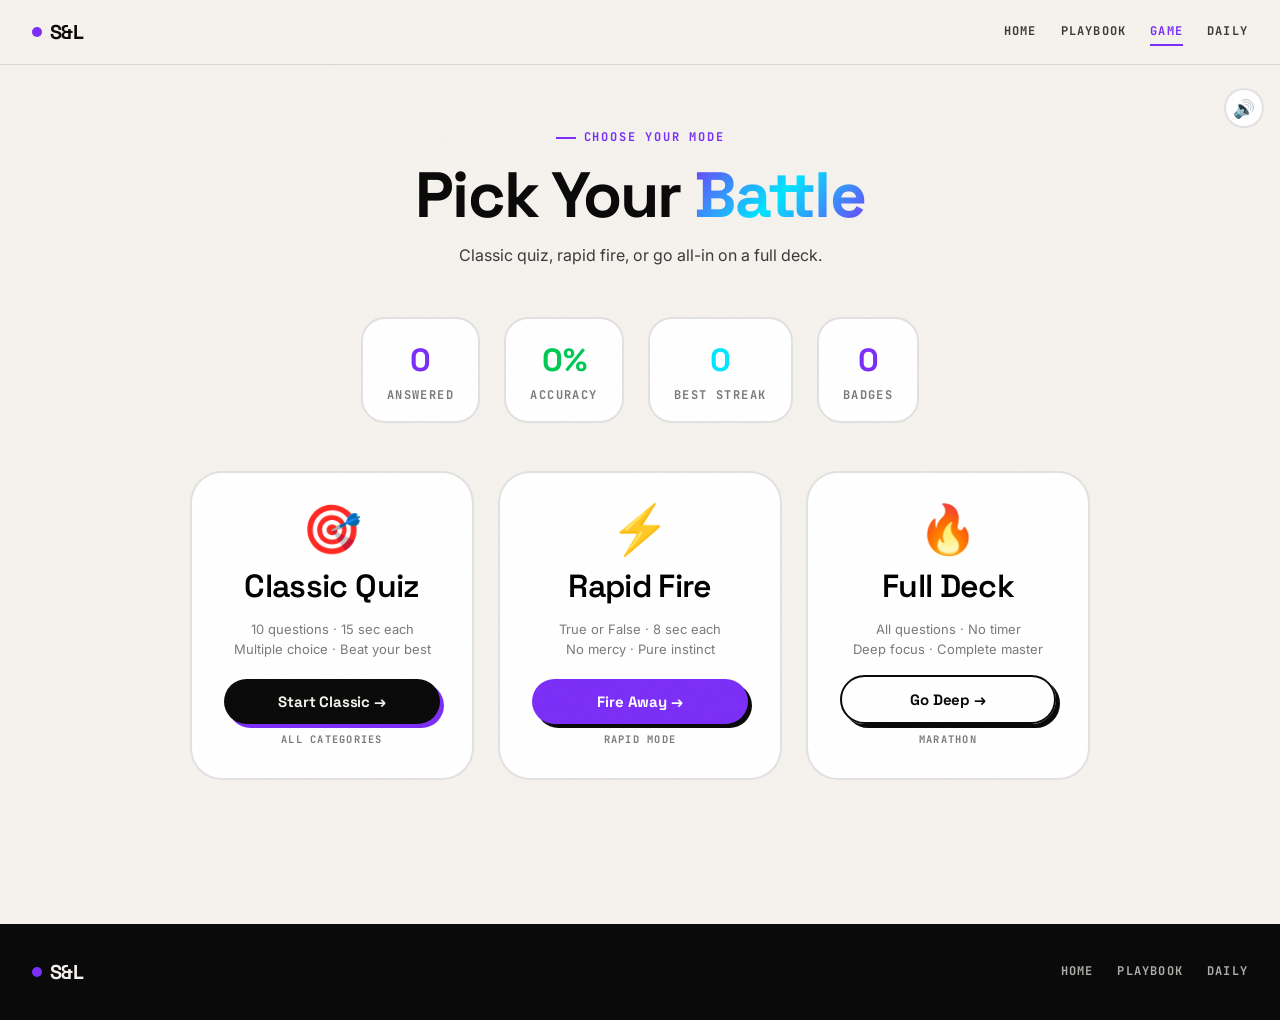
<file: game.html>
<!DOCTYPE html>
<html lang="en">
<head>
  <meta charset="UTF-8">
  <meta name="viewport" content="width=device-width, initial-scale=1.0">
  <meta name="description" content="Soundscape & Light Quiz Game — Test your live sound and lighting knowledge with Classic Quiz and Rapid Fire modes.">
  <title>Game — S&L</title>
  <link rel="stylesheet" href="css/style.css">
  <link rel="icon" href="data:image/svg+xml,<svg xmlns='http://www.w3.org/2000/svg' viewBox='0 0 100 100'><text y='.9em' font-size='90'>⚡</text></svg>">
</head>
<body>
  <div id="scroll-progress"></div>
  <button id="sound-toggle" style="position:fixed;top:88px;right:1rem;z-index:9000;background:var(--surface);border:2px solid var(--border);border-radius:var(--r-full);width:40px;height:40px;display:flex;align-items:center;justify-content:center;font-size:1.1rem;" aria-label="Toggle sound">🔊</button>

  <nav class="nav" role="navigation" aria-label="Main navigation">
    <a href="index.html" class="nav-logo" aria-label="S&L Home">
      <span class="nav-logo-dot"></span><span>S&amp;L</span>
    </a>
    <div class="nav-links">
      <a href="index.html" class="nav-link">Home</a>
      <a href="playbook.html" class="nav-link">Playbook</a>
      <a href="game.html" class="nav-link">Game</a>
      <a href="daily.html" class="nav-link">Daily</a>
    </div>
    <button class="nav-hamburger" aria-label="Toggle menu" aria-expanded="false">
      <span></span><span></span><span></span>
    </button>
  </nav>

  <div class="nav-mobile" role="dialog" aria-label="Mobile navigation">
    <a href="index.html" class="nav-link">Home</a>
    <a href="playbook.html" class="nav-link">Playbook</a>
    <a href="game.html" class="nav-link">Game</a>
    <a href="daily.html" class="nav-link">Daily</a>
  </div>

  <main style="padding-top:80px;min-height:100dvh">
    <div class="container" style="padding-top:var(--s5);padding-bottom:var(--s7)">

      <!-- ── MODE SELECT SCREEN ────────────────────────── -->
      <div id="screen-mode-select">
        <div style="text-align:center;margin-bottom:var(--s5)">
          <div class="section-label" style="justify-content:center;margin-bottom:var(--s2)">Choose Your Mode</div>
          <h1 class="t-display">Pick Your <span class="t-gradient">Battle</span></h1>
          <p style="color:var(--ink-mid);margin-top:var(--s2)">Classic quiz, rapid fire, or go all-in on a full deck.</p>
        </div>

        <!-- Stats strip -->
        <div id="player-stats-strip" style="display:flex;gap:var(--s3);justify-content:center;flex-wrap:wrap;margin-bottom:var(--s5)">
          <!-- Populated by JS -->
        </div>

        <div class="mode-grid" style="max-width:900px;margin:0 auto">
          <button class="mode-card card-tilt" onclick="startMode('classic')" aria-label="Classic Quiz - 10 questions, 15 seconds each">
            <div class="mode-icon">🎯</div>
            <div class="t-title">Classic Quiz</div>
            <p class="t-small" style="color:var(--ink-dim);text-align:center">10 questions · 15 sec each<br>Multiple choice · Beat your best</p>
            <div style="margin-top:auto;display:flex;flex-direction:column;gap:var(--s1);width:100%">
              <div class="btn btn-primary" style="text-align:center">Start Classic →</div>
              <span class="t-label" style="text-align:center;color:var(--ink-dim);font-size:0.65rem">ALL CATEGORIES</span>
            </div>
          </button>

          <button class="mode-card card-tilt" onclick="startMode('rapid')" aria-label="Rapid Fire - True/False, 8 seconds each">
            <div class="mode-icon">⚡</div>
            <div class="t-title">Rapid Fire</div>
            <p class="t-small" style="color:var(--ink-dim);text-align:center">True or False · 8 sec each<br>No mercy · Pure instinct</p>
            <div style="margin-top:auto;display:flex;flex-direction:column;gap:var(--s1);width:100%">
              <div class="btn btn-accent" style="text-align:center">Fire Away →</div>
              <span class="t-label" style="text-align:center;color:var(--ink-dim);font-size:0.65rem">RAPID MODE</span>
            </div>
          </button>

          <button class="mode-card card-tilt" onclick="startMode('full')" aria-label="Full Deck - All questions, no timer">
            <div class="mode-icon">🔥</div>
            <div class="t-title">Full Deck</div>
            <p class="t-small" style="color:var(--ink-dim);text-align:center">All questions · No timer<br>Deep focus · Complete master</p>
            <div style="margin-top:auto;display:flex;flex-direction:column;gap:var(--s1);width:100%">
              <div class="btn btn-outline" style="text-align:center">Go Deep →</div>
              <span class="t-label" style="text-align:center;color:var(--ink-dim);font-size:0.65rem">MARATHON</span>
            </div>
          </button>
        </div>

        <!-- Recent history -->
        <div id="quiz-history" style="max-width:560px;margin:var(--s5) auto 0"></div>
      </div>

      <!-- ── CLASSIC QUIZ SCREEN ──────────────────────── -->
      <div id="screen-quiz" style="display:none">
        <div class="quiz-wrap">
          <!-- Meta row -->
          <div class="quiz-meta" role="status" aria-live="polite" aria-atomic="true">
            <div id="q-counter" class="quiz-counter">Question 1 / 10</div>
            <div style="display:flex;align-items:center;gap:var(--s2)">
              <div id="streak-display" style="display:none">
                <div class="streak-badge">🔥 <span id="streak-num">0</span></div>
              </div>
              <div id="q-timer" class="quiz-timer" role="timer" aria-label="Time remaining">15</div>
            </div>
          </div>

          <!-- Progress -->
          <div class="quiz-progress" role="progressbar" aria-label="Quiz progress">
            <div class="quiz-progress-bar" id="q-progress" style="width:0%"></div>
          </div>

          <!-- Question card -->
          <div class="quiz-question-card" id="q-card">
            <div class="quiz-q-label" id="q-category">Category</div>
            <div class="quiz-q-text" id="q-text">Loading...</div>
          </div>

          <!-- Options -->
          <div class="quiz-options" id="q-options" role="group" aria-label="Answer options"></div>

          <!-- Explanation (shown after answer) -->
          <div id="q-explanation" style="display:none;background:var(--surface-2);border-radius:var(--r-lg);padding:var(--s2) var(--s3);margin-top:var(--s2);border-left:4px solid var(--acc1)">
            <div class="t-label" style="margin-bottom:0.5rem">WHY?</div>
            <p class="t-small" id="q-exp-text" style="color:var(--ink-mid)"></p>
          </div>

          <!-- Next button (shown after answer) -->
          <div style="text-align:center;margin-top:var(--s3)" id="q-next-wrap" style="display:none">
            <button class="btn btn-primary btn-lg btn-magnetic" id="btn-next" onclick="nextQuestion()" aria-label="Next question">
              Next Question →
            </button>
          </div>
        </div>
      </div>

      <!-- ── RAPID FIRE SCREEN ────────────────────────── -->
      <div id="screen-rapid" style="display:none">
        <div class="quiz-wrap">
          <div class="quiz-meta" role="status" aria-live="polite">
            <div id="rf-counter" class="quiz-counter">Round 1 / 10</div>
            <div style="display:flex;align-items:center;gap:var(--s2)">
              <div id="rf-streak-display" style="display:none">
                <div class="streak-badge">🔥 <span id="rf-streak-num">0</span></div>
              </div>
              <div id="rf-timer" class="quiz-timer" role="timer" aria-label="Time remaining">8</div>
            </div>
          </div>

          <div class="quiz-progress" role="progressbar" aria-label="Rapid fire progress">
            <div class="quiz-progress-bar" id="rf-progress" style="width:0%"></div>
          </div>

          <div class="rf-card" id="rf-card" aria-live="polite">
            <div class="card-tag rf" style="font-size:0.65rem;position:relative;z-index:1">RAPID FIRE · TRUE OR FALSE?</div>
            <div class="rf-question" id="rf-question">Loading...</div>
            <div class="rf-tf-btns">
              <button class="btn btn-accent btn-lg btn-magnetic" onclick="answerRF(true)" aria-label="True" id="btn-true">✓ TRUE</button>
              <button class="btn btn-outline btn-lg btn-magnetic" onclick="answerRF(false)" aria-label="False" id="btn-false">✗ FALSE</button>
            </div>
          </div>

          <!-- RF Explanation -->
          <div id="rf-explanation" style="display:none;background:var(--surface-2);border-radius:var(--r-lg);padding:var(--s2) var(--s3);margin-top:var(--s2);border-left:4px solid var(--acc1)">
            <div class="t-label" style="margin-bottom:0.5rem">ANSWER</div>
            <p class="t-small" id="rf-exp-text" style="color:var(--ink-mid)"></p>
          </div>

          <div style="text-align:center;margin-top:var(--s3);display:none" id="rf-next-wrap">
            <button class="btn btn-primary btn-lg btn-magnetic" onclick="nextRapidFire()" aria-label="Next round">Next →</button>
          </div>
        </div>
      </div>

      <!-- ── RESULT SCREEN ───────────────────────────── -->
      <div id="screen-result" style="display:none">
        <div class="result-screen quiz-wrap">
          <span class="result-emoji" id="result-emoji">🎉</span>
          <h2 class="t-display" id="result-title">Great Job!</h2>
          <p class="t-body" style="color:var(--ink-mid);margin:var(--s2) 0 var(--s4)" id="result-sub"></p>

          <!-- Score ring -->
          <div class="score-ring" id="score-ring" style="--pct:0;margin-bottom:var(--s4)">
            <div class="score-num" id="score-pct">0%</div>
          </div>

          <!-- Breakdown -->
          <div id="result-breakdown" style="margin-bottom:var(--s4)"></div>

          <!-- New achievements -->
          <div id="new-achievements" style="margin-bottom:var(--s4)"></div>

          <!-- Actions -->
          <div style="display:flex;gap:var(--s2);justify-content:center;flex-wrap:wrap">
            <button class="btn btn-accent btn-lg btn-magnetic" onclick="playAgain()" aria-label="Play again">🔄 Play Again</button>
            <button class="btn btn-outline btn-lg btn-magnetic" onclick="showModeSelect()" aria-label="Change mode">↩ Change Mode</button>
            <a href="playbook.html" class="btn btn-ghost btn-lg">📖 Study</a>
          </div>
        </div>
      </div>

    </div>
  </main>

  <footer style="background:var(--ink);color:var(--bg);padding:var(--s4) 0;margin-top:auto" role="contentinfo">
    <div class="container" style="display:flex;justify-content:space-between;align-items:center;flex-wrap:wrap;gap:var(--s2)">
      <div class="nav-logo" style="color:var(--bg)"><span class="nav-logo-dot"></span><span>S&amp;L</span></div>
      <div style="display:flex;gap:var(--s3)">
        <a href="index.html" class="nav-link" style="color:rgba(245,242,237,0.7)">Home</a>
        <a href="playbook.html" class="nav-link" style="color:rgba(245,242,237,0.7)">Playbook</a>
        <a href="daily.html" class="nav-link" style="color:rgba(245,242,237,0.7)">Daily</a>
      </div>
    </div>
  </footer>

  <div id="toast-container"></div>

  <script src="js/data.js"></script>
  <script src="js/engine.js"></script>
  <script src="js/sounds.js"></script>
  <script src="js/app.js"></script>
  <script>
    // ─── GAME STATE ──────────────────────────────────────
    let currentEngine = null;
    let currentMode = 'classic';
    const LETTERS = ['A', 'B', 'C', 'D'];

    // ─── SCREEN MANAGEMENT ───────────────────────────────
    function showScreen(id) {
      ['screen-mode-select', 'screen-quiz', 'screen-rapid', 'screen-result'].forEach(s => {
        const el = document.getElementById(s);
        if (el) el.style.display = s === id ? 'block' : 'none';
      });
    }

    function showModeSelect() {
      showScreen('screen-mode-select');
      renderPlayerStats();
      renderQuizHistory();
      AudioEngine.play('navigate');
    }

    // ─── INIT ─────────────────────────────────────────────
    document.addEventListener('DOMContentLoaded', () => {
      const params = new URLSearchParams(window.location.search);
      const mode = params.get('mode');
      if (mode === 'classic' || mode === 'rapid' || mode === 'full') {
        startMode(mode);
      } else {
        showModeSelect();
      }
    });

    // ─── PLAYER STATS STRIP ──────────────────────────────
    function renderPlayerStats() {
      const strip = document.getElementById('player-stats-strip');
      if (!strip) return;
      const state = Engine.StorageManager.load();
      const acc = state.totalAnswered > 0
        ? Math.round((state.totalCorrect / state.totalAnswered) * 100)
        : 0;

      strip.innerHTML = `
        <div style="text-align:center;padding:var(--s2) var(--s3);background:var(--surface);border:2px solid var(--border);border-radius:var(--r-lg)">
          <div style="font-family:var(--font-display);font-size:2rem;font-weight:700;color:var(--acc1);letter-spacing:-0.03em">${state.totalAnswered}</div>
          <div class="t-label" style="color:var(--ink-dim)">Answered</div>
        </div>
        <div style="text-align:center;padding:var(--s2) var(--s3);background:var(--surface);border:2px solid var(--border);border-radius:var(--r-lg)">
          <div style="font-family:var(--font-display);font-size:2rem;font-weight:700;color:var(--success);letter-spacing:-0.03em">${acc}%</div>
          <div class="t-label" style="color:var(--ink-dim)">Accuracy</div>
        </div>
        <div style="text-align:center;padding:var(--s2) var(--s3);background:var(--surface);border:2px solid var(--border);border-radius:var(--r-lg)">
          <div style="font-family:var(--font-display);font-size:2rem;font-weight:700;color:var(--acc4);letter-spacing:-0.03em">${state.bestStreak || 0}</div>
          <div class="t-label" style="color:var(--ink-dim)">Best Streak</div>
        </div>
        <div style="text-align:center;padding:var(--s2) var(--s3);background:var(--surface);border:2px solid var(--border);border-radius:var(--r-lg)">
          <div style="font-family:var(--font-display);font-size:2rem;font-weight:700;color:var(--acc5);letter-spacing:-0.03em">${(state.earnedAchievements || []).length}</div>
          <div class="t-label" style="color:var(--ink-dim)">Badges</div>
        </div>
      `;
    }

    function renderQuizHistory() {
      const container = document.getElementById('quiz-history');
      if (!container) return;
      const state = Engine.StorageManager.load();
      const history = state.quizHistory || [];

      if (!history.length) {
        container.innerHTML = '';
        return;
      }

      container.innerHTML = `
        <div class="t-label" style="text-align:center;color:var(--ink-dim);margin-bottom:var(--s2)">RECENT SCORES</div>
        <div style="display:flex;gap:var(--s2);justify-content:center;flex-wrap:wrap">
          ${history.map(h => `
            <div style="background:var(--surface);border:2px solid var(--border);border-radius:var(--r-lg);padding:0.5rem 1rem;text-align:center">
              <div style="font-family:var(--font-display);font-weight:700;font-size:1.25rem;color:${h.pct >= 70 ? 'var(--success)' : h.pct >= 50 ? 'var(--warn)' : 'var(--fail)'}">${h.pct}%</div>
              <div class="t-label" style="color:var(--ink-dim);font-size:0.6rem">${h.score}/${h.total}</div>
            </div>
          `).join('')}
        </div>
      `;
    }

    // ─── START MODES ──────────────────────────────────────
    function startMode(mode) {
      currentMode = mode;
      AudioEngine.play('quizStart');

      if (mode === 'rapid') {
        startRapidFire();
      } else {
        startClassicQuiz(mode === 'full' ? QUESTIONS.length : 10, mode === 'full' ? 0 : 15);
      }
    }

    // ─── CLASSIC QUIZ ─────────────────────────────────────
    function startClassicQuiz(count = 10, timer = 15) {
      currentEngine = new Engine.QuizEngine(QUESTIONS, { count, timerPerQ: timer, mode: currentMode });
      showScreen('screen-quiz');
      document.getElementById('q-timer').style.display = timer === 0 ? 'none' : '';
      renderQuestion();
    }

    function renderQuestion() {
      if (!currentEngine || currentEngine.isFinished) { showResults(); return; }

      const q = currentEngine.current;
      const idx = currentEngine.idx;
      const total = currentEngine.deck.length;

      // Progress
      document.getElementById('q-progress').style.width = `${(idx / total) * 100}%`;
      document.getElementById('q-counter').textContent = `Question ${idx + 1} / ${total}`;

      // Streak
      const streakDisplay = document.getElementById('streak-display');
      const streakNum = document.getElementById('streak-num');
      if (currentEngine.streak >= 2) {
        streakDisplay.style.display = '';
        streakNum.textContent = currentEngine.streak;
      } else {
        streakDisplay.style.display = 'none';
      }

      // Category
      const catLabel = document.getElementById('q-category');
      const catColors = { lighting: 'var(--acc5)', sound: 'var(--acc2)', rf: 'var(--warn)', advanced: 'var(--acc4)', technical: 'var(--acc3)' };
      catLabel.textContent = `${q.category.toUpperCase()} · ${q.difficulty.toUpperCase()}`;
      catLabel.style.color = catColors[q.category] || 'var(--acc1)';

      // Question text
      document.getElementById('q-text').textContent = q.text;

      // Options
      const optContainer = document.getElementById('q-options');
      optContainer.innerHTML = '';
      const shuffledOpts = Engine.shuffleArray(q.options.map((opt, i) => ({ opt, origIdx: i })));

      shuffledOpts.forEach(({ opt, origIdx }, displayIdx) => {
        const btn = document.createElement('button');
        btn.className = 'quiz-option';
        btn.setAttribute('data-letter', LETTERS[displayIdx]);
        btn.setAttribute('data-orig-idx', origIdx);
        btn.textContent = opt;
        btn.setAttribute('aria-label', `Option ${LETTERS[displayIdx]}: ${opt}`);
        btn.addEventListener('click', () => answerQuestion(origIdx, btn, shuffledOpts));
        optContainer.appendChild(btn);
      });

      // Hide explanation and next
      document.getElementById('q-explanation').style.display = 'none';
      const nextWrap = document.getElementById('q-next-wrap');
      if (nextWrap) nextWrap.style.display = 'none';

      // Start timer
      if (currentEngine.timerPerQ > 0) {
        currentEngine.startTimer(
          (t) => {
            const timerEl = document.getElementById('q-timer');
            timerEl.textContent = t;
            timerEl.classList.toggle('urgent', t <= 4);
            if (t <= 4) AudioEngine.play('timerTick');
          },
          () => {
            AudioEngine.play('timeout');
            App.showToast('⏱️ Time\'s up!', 'fail');
            revealAnswer(null, shuffledOpts);
            showNextButton();
          }
        );
      }
    }

    function answerQuestion(choiceIdx, btn, shuffledOpts) {
      const result = currentEngine.answer(choiceIdx);
      if (!result) return;

      if (result.correct) {
        AudioEngine.play('correct');
        App.showToast('✓ Correct!', 'success');
      } else {
        AudioEngine.play('wrong');
        App.showToast('✗ Wrong!', 'fail');
      }

      revealAnswer(choiceIdx, shuffledOpts);
      showExplanation(result.q.explanation);
      showNextButton();
    }

    function revealAnswer(chosenIdx, shuffledOpts) {
      const optContainer = document.getElementById('q-options');
      const btns = optContainer.querySelectorAll('.quiz-option');
      btns.forEach(btn => {
        const origIdx = parseInt(btn.dataset.origIdx);
        btn.disabled = true;
        if (origIdx === currentEngine.current.correct) {
          btn.classList.add('correct');
        } else if (origIdx === chosenIdx && origIdx !== currentEngine.current.correct) {
          btn.classList.add('wrong');
        }
      });
    }

    function showExplanation(text) {
      const expEl = document.getElementById('q-explanation');
      const expText = document.getElementById('q-exp-text');
      expText.textContent = text;
      expEl.style.display = '';
    }

    function showNextButton() {
      const nextWrap = document.getElementById('q-next-wrap');
      if (nextWrap) {
        nextWrap.style.display = '';
        nextWrap.style.animation = 'fadeUp 0.4s var(--ease-out) both';
      }
    }

    function nextQuestion() {
      const next = currentEngine.next();
      AudioEngine.play('cardFlip');
      if (!next || currentEngine.isFinished) {
        showResults();
      } else {
        renderQuestion();
      }
    }

    // ─── RAPID FIRE ───────────────────────────────────────
    let rfEngine = null;

    function startRapidFire() {
      rfEngine = new Engine.RapidFireEngine(RAPID_FIRE, { count: 10, timerPerQ: 8 });
      showScreen('screen-rapid');
      renderRapidFire();
    }

    function renderRapidFire() {
      if (!rfEngine || rfEngine.isFinished) { showRapidResults(); return; }

      const q = rfEngine.current;
      document.getElementById('rf-progress').style.width = `${(rfEngine.idx / rfEngine.deck.length) * 100}%`;
      document.getElementById('rf-counter').textContent = `Round ${rfEngine.idx + 1} / ${rfEngine.deck.length}`;
      document.getElementById('rf-question').textContent = q.text;
      document.getElementById('rf-explanation').style.display = 'none';
      const rfNext = document.getElementById('rf-next-wrap');
      if (rfNext) rfNext.style.display = 'none';

      // Streak
      const rfStreakDisplay = document.getElementById('rf-streak-display');
      const rfStreakNum = document.getElementById('rf-streak-num');
      if (rfEngine.streak >= 2) {
        rfStreakDisplay.style.display = '';
        rfStreakNum.textContent = rfEngine.streak;
      } else {
        rfStreakDisplay.style.display = 'none';
      }

      // Enable buttons
      const trueBtn = document.getElementById('btn-true');
      const falseBtn = document.getElementById('btn-false');
      if (trueBtn) { trueBtn.disabled = false; trueBtn.className = 'btn btn-accent btn-lg btn-magnetic'; }
      if (falseBtn) { falseBtn.disabled = false; falseBtn.className = 'btn btn-outline btn-lg btn-magnetic'; }

      rfEngine.startTimer(
        (t) => {
          const timerEl = document.getElementById('rf-timer');
          timerEl.textContent = t;
          timerEl.classList.toggle('urgent', t <= 3);
          if (t <= 3) AudioEngine.play('timerTick');
        },
        () => {
          AudioEngine.play('timeout');
          App.showToast('⏱️ Time\'s up!', 'fail');
          showRFResult(null);
          showRFNextButton();
        }
      );
    }

    function answerRF(bool) {
      const result = rfEngine.answer(bool);
      if (!result) return;

      if (result.correct) {
        AudioEngine.play('correct');
        App.showToast(bool ? '✓ TRUE — Correct!' : '✗ FALSE — Correct!', 'success');
      } else {
        AudioEngine.play('wrong');
        App.showToast('That\'s wrong!', 'fail');
      }

      showRFResult(result.chosen);
      showRFExplanation(result.q.explanation, result.q.answer);
      showRFNextButton();
    }

    function showRFResult(chosen) {
      const trueBtn = document.getElementById('btn-true');
      const falseBtn = document.getElementById('btn-false');
      const correctAnswer = rfEngine.current.answer;

      if (trueBtn && falseBtn) {
        trueBtn.disabled = true;
        falseBtn.disabled = true;

        if (correctAnswer === true) {
          trueBtn.className = 'btn btn-lg btn-magnetic quiz-option correct';
        } else {
          falseBtn.className = 'btn btn-lg btn-magnetic quiz-option correct';
          if (chosen === true) trueBtn.className = 'btn btn-lg btn-magnetic quiz-option wrong';
        }
      }
    }

    function showRFExplanation(text, answer) {
      const expEl = document.getElementById('rf-explanation');
      const expText = document.getElementById('rf-exp-text');
      expText.innerHTML = `<strong>Answer: ${answer ? 'TRUE ✓' : 'FALSE ✗'}</strong> — ${text}`;
      expEl.style.display = '';
    }

    function showRFNextButton() {
      const rfNext = document.getElementById('rf-next-wrap');
      if (rfNext) rfNext.style.display = '';
    }

    function nextRapidFire() {
      const next = rfEngine.next();
      AudioEngine.play('cardFlip');
      if (!next || rfEngine.isFinished) {
        showRapidResults();
      } else {
        renderRapidFire();
      }
    }

    function showRapidResults() {
      const score = rfEngine.score;
      const total = rfEngine.deck.length;
      const pct = Math.round((score / total) * 100);

      // Update state
      const state = Engine.StorageManager.load();
      const patch = {
        totalAnswered: state.totalAnswered + total,
        totalCorrect: state.totalCorrect + score,
        streak: Math.max(state.streak, rfEngine.streak),
        bestStreak: Math.max(state.bestStreak, rfEngine.streak),
        rfBestScore: Math.max(state.rfBestScore || 0, score)
      };
      Engine.StorageManager.update(patch);

      showResultScreen({
        score, total, pct,
        mode: 'Rapid Fire',
        results: rfEngine.results
      });
    }

    // ─── RESULTS ──────────────────────────────────────────
    function showResults() {
      if (!currentEngine) return;
      const stats = currentEngine.getStats();
      const { updated, newAchievements } = Engine.applyQuizResults(stats);
      showResultScreen({ ...stats, mode: currentMode, newAchievements });
    }

    function showResultScreen({ score, total, pct, mode, newAchievements = [], results = [] }) {
      showScreen('screen-result');

      const emoji = pct === 100 ? '💎' : pct >= 80 ? '🔥' : pct >= 60 ? '✨' : pct >= 40 ? '📚' : '💪';
      const title = pct === 100 ? 'PERFECT SCORE!' : pct >= 80 ? 'Absolutely Sick!' : pct >= 60 ? 'Solid Work!' : pct >= 40 ? 'Keep Going!' : 'Study the Playbook!';

      document.getElementById('result-emoji').textContent = emoji;
      document.getElementById('result-title').textContent = title;
      document.getElementById('result-sub').textContent = `You scored ${score} out of ${total} (${pct}%) in ${mode} mode.`;

      // Animate score ring
      const ring = document.getElementById('score-ring');
      const pctEl = document.getElementById('score-pct');
      let current = 0;
      const step = () => {
        current = Math.min(current + 2, pct);
        ring.style.setProperty('--pct', current);
        pctEl.textContent = `${current}%`;
        if (current < pct) requestAnimationFrame(step);
      };
      requestAnimationFrame(step);

      if (pct === 100) AudioEngine.play('resultPerfect');

      // Category breakdown
      const breakdown = document.getElementById('result-breakdown');
      if (results && results.length > 0) {
        const cats = {};
        results.forEach(r => {
          const cat = r.q.category;
          if (!cats[cat]) cats[cat] = { correct: 0, total: 0 };
          cats[cat].total++;
          if (r.correct) cats[cat].correct++;
        });

        const catHtml = Object.entries(cats).map(([cat, data]) => {
          const p = Math.round((data.correct / data.total) * 100);
          return `<div style="display:flex;align-items:center;gap:var(--s2);margin-bottom:var(--s1)">
            <span class="card-tag ${cat}" style="min-width:90px;text-align:center">${cat}</span>
            <div style="flex:1;height:8px;background:var(--surface-2);border-radius:var(--r-full);overflow:hidden">
              <div style="height:100%;width:${p}%;background:var(--acc1);border-radius:var(--r-full);transition:width 1s var(--ease-out)"></div>
            </div>
            <span class="t-label" style="min-width:50px;text-align:right">${data.correct}/${data.total}</span>
          </div>`;
        }).join('');

        breakdown.innerHTML = `<div style="margin-bottom:var(--s3)">${catHtml}</div>`;
        // Animate progress bars
        setTimeout(() => {
          breakdown.querySelectorAll('[style*="width:0%"]').forEach(bar => {
            bar.style.width = bar.getAttribute('data-target') || bar.style.width;
          });
        }, 100);
      } else {
        breakdown.innerHTML = '';
      }

      // New achievements
      const achContainer = document.getElementById('new-achievements');
      if (newAchievements && newAchievements.length > 0) {
        achContainer.innerHTML = `
          <div class="t-label" style="margin-bottom:var(--s2);text-align:center;color:var(--acc1)">🏆 NEW BADGES EARNED!</div>
          <div style="display:flex;gap:var(--s2);justify-content:center;flex-wrap:wrap">
            ${newAchievements.map(a => `
              <div class="badge earned" title="${a.desc}">
                <div class="badge-icon">${a.icon}</div>
                <span class="badge-name">${a.name}</span>
              </div>
            `).join('')}
          </div>
        `;
        AudioEngine.play('achievement');
        App.showToast(`🏆 Achievement: ${newAchievements[0].name}!`, 'success');
      } else {
        achContainer.innerHTML = '';
      }
    }

    function playAgain() {
      AudioEngine.play('quizStart');
      startMode(currentMode);
    }
  </script>
</body>
</html>
</file>
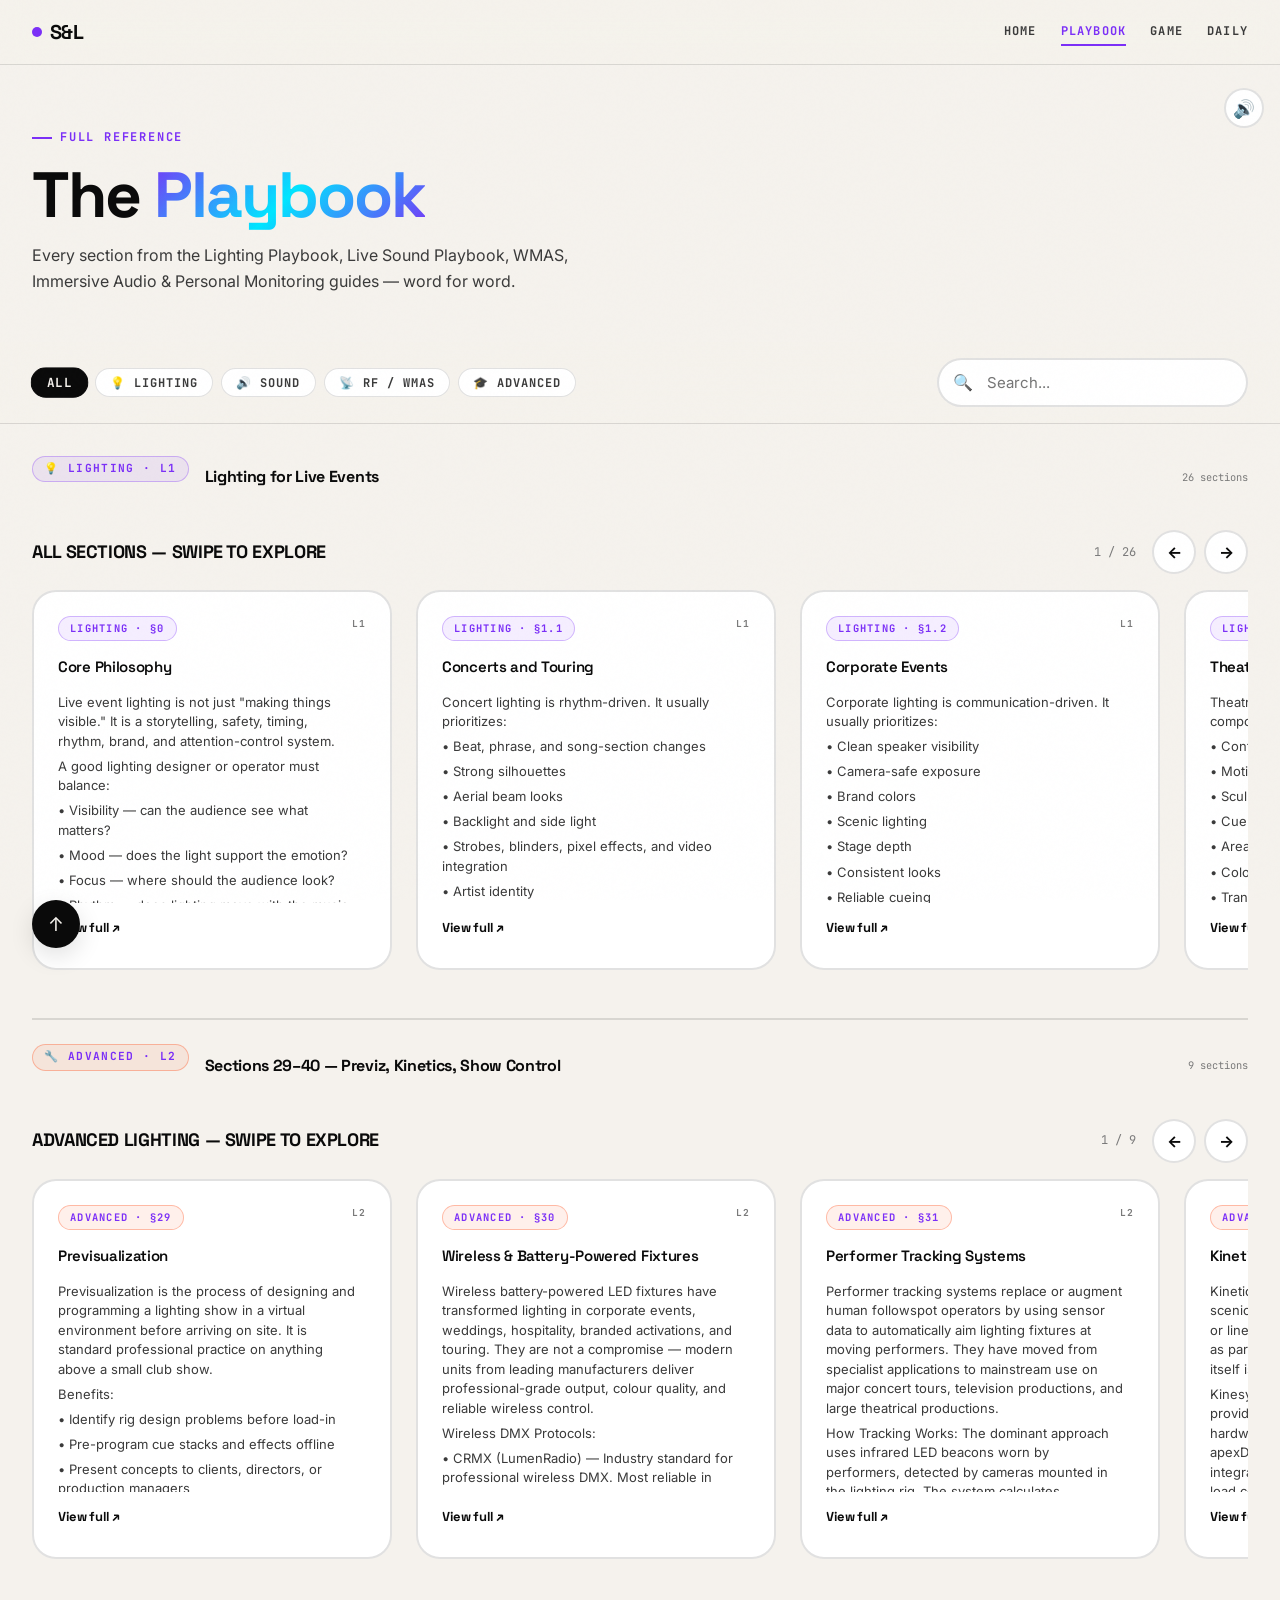
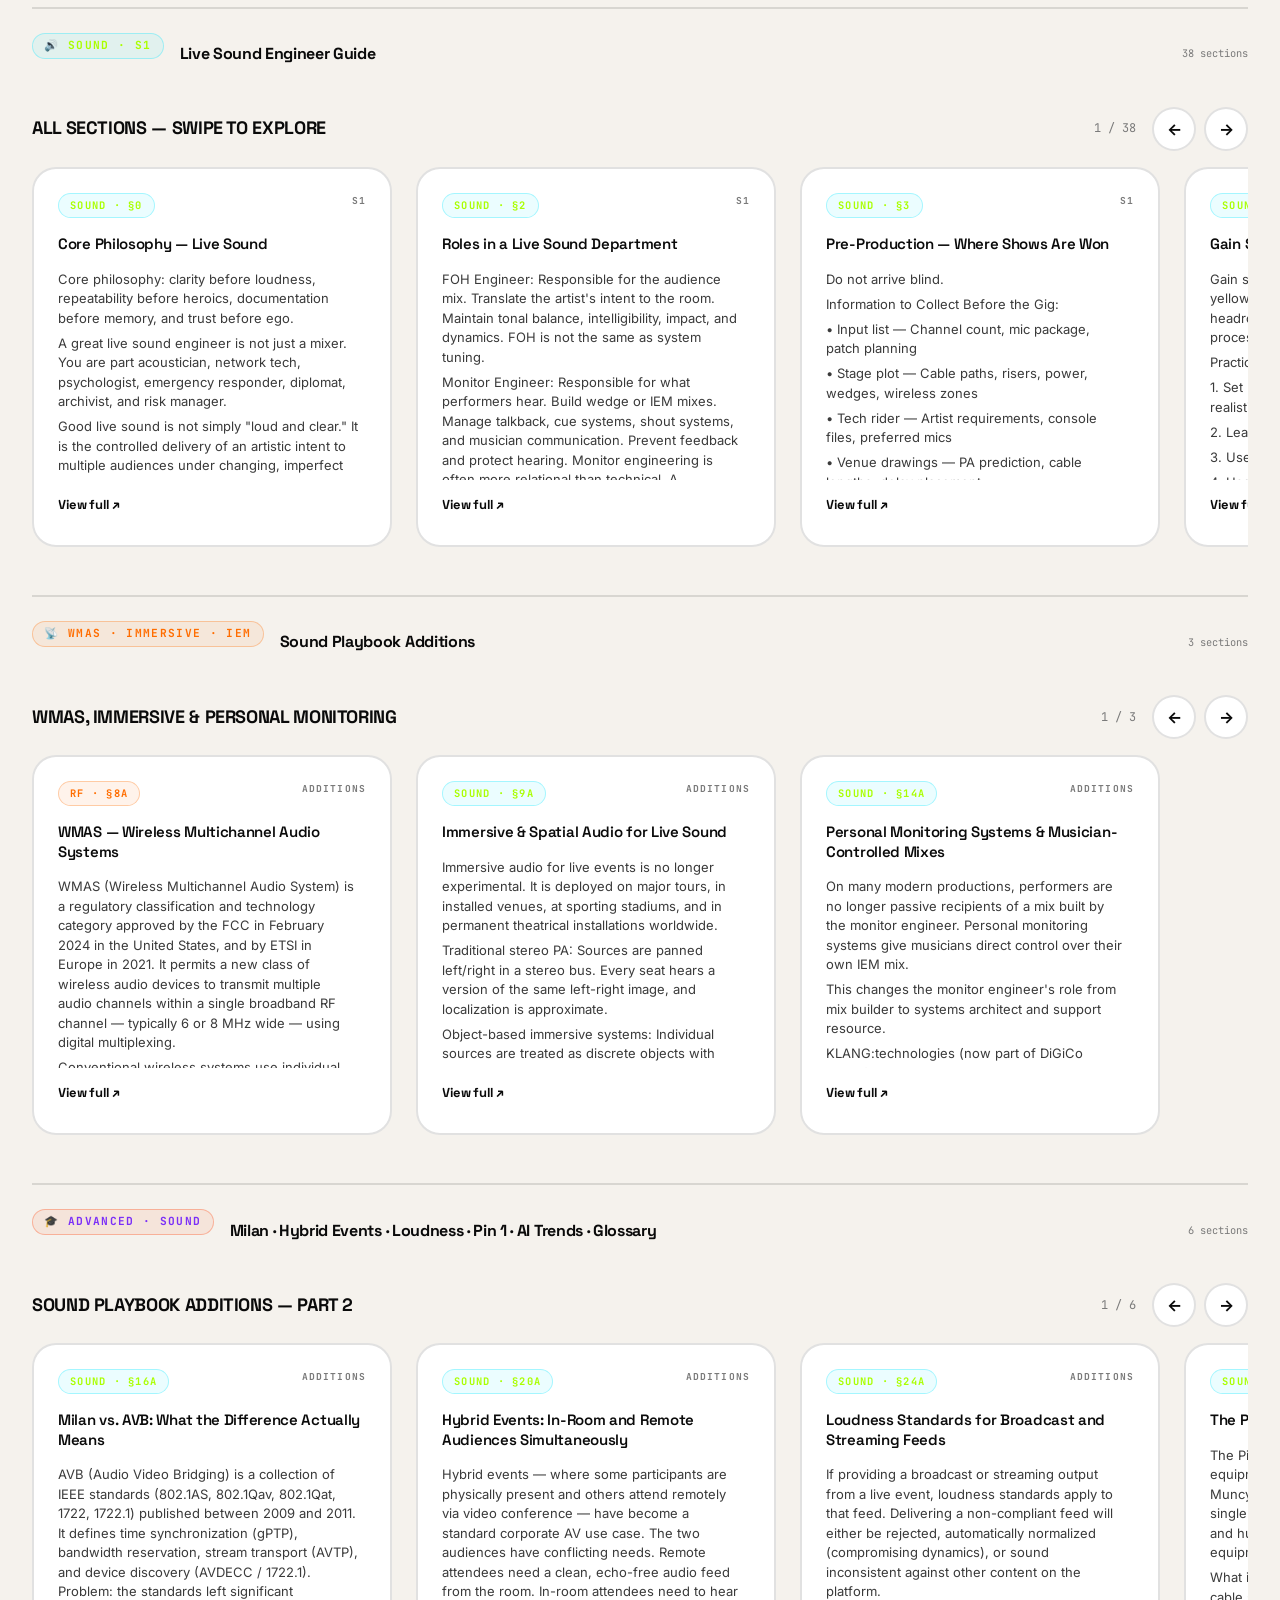
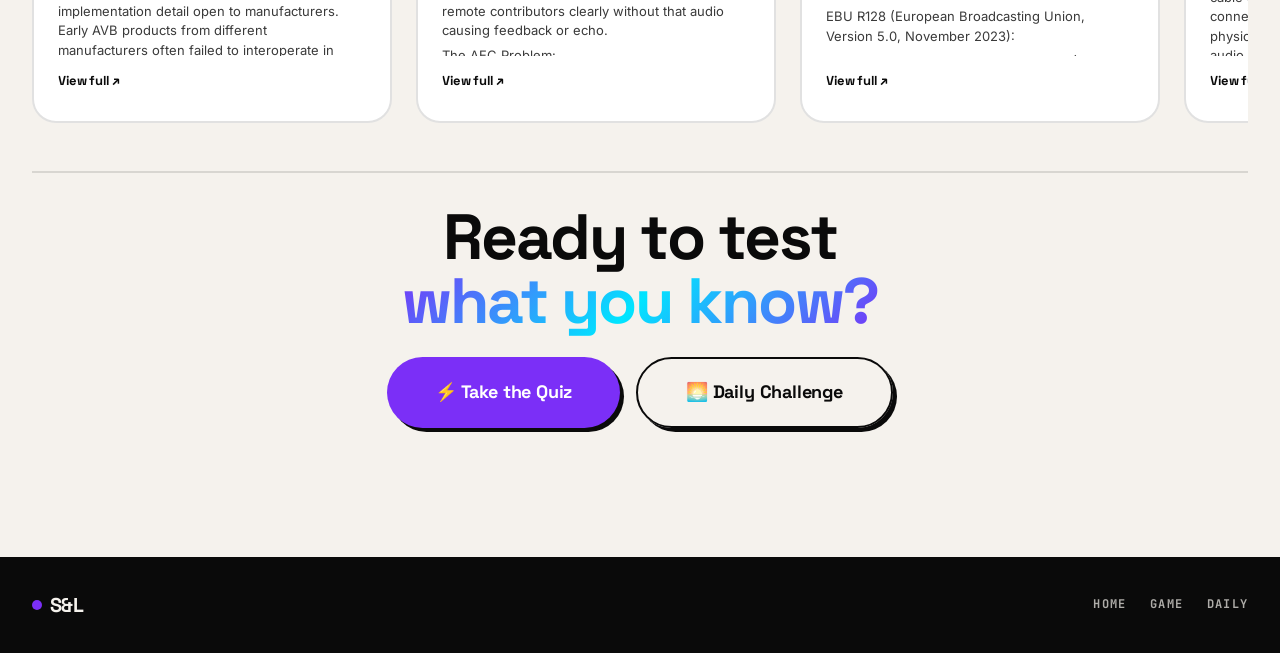
<file: playbook.html>
<!DOCTYPE html>
<html lang="en">
<head>
  <meta charset="UTF-8">
  <meta name="viewport" content="width=device-width, initial-scale=1.0">
  <meta name="description" content="Soundscape & Light Playbook — Full content from L1, L2, S1, and additions. Lighting and Live Sound professional reference.">
  <title>Playbook — S&L</title>
  <link rel="stylesheet" href="css/style.css">
  <link rel="icon" href="data:image/svg+xml,<svg xmlns='http://www.w3.org/2000/svg' viewBox='0 0 100 100'><text y='.9em' font-size='90'>📖</text></svg>">
</head>
<body>
  <div id="scroll-progress"></div>
  <button id="back-top" aria-label="Back to top">↑</button>
  <button id="sound-toggle" style="position:fixed;top:88px;right:1rem;z-index:9000;background:var(--surface);border:2px solid var(--border);border-radius:var(--r-full);width:40px;height:40px;display:flex;align-items:center;justify-content:center;font-size:1.1rem;" aria-label="Toggle sound">🔊</button>

  <nav class="nav" role="navigation" aria-label="Main navigation">
    <a href="index.html" class="nav-logo" aria-label="S&L Home">
      <span class="nav-logo-dot"></span><span>S&amp;L</span>
    </a>
    <div class="nav-links">
      <a href="index.html" class="nav-link">Home</a>
      <a href="playbook.html" class="nav-link">Playbook</a>
      <a href="game.html" class="nav-link">Game</a>
      <a href="daily.html" class="nav-link">Daily</a>
    </div>
    <button class="nav-hamburger" aria-label="Toggle menu" aria-expanded="false">
      <span></span><span></span><span></span>
    </button>
  </nav>

  <div class="nav-mobile" role="dialog" aria-label="Mobile navigation">
    <a href="index.html" class="nav-link">Home</a>
    <a href="playbook.html" class="nav-link">Playbook</a>
    <a href="game.html" class="nav-link">Game</a>
    <a href="daily.html" class="nav-link">Daily</a>
  </div>

  <!-- Page Header -->
  <div class="page-header" style="border-bottom:none;padding-bottom:0">
    <div class="container">
      <div class="section-label">Full Reference</div>
      <h1 class="t-display">The <span class="t-gradient">Playbook</span></h1>
      <p style="color:var(--ink-mid);max-width:600px;margin-top:var(--s2)">Every section from the Lighting Playbook, Live Sound Playbook, WMAS, Immersive Audio & Personal Monitoring guides — word for word.</p>
    </div>
  </div>

  <!-- Filter Tags -->
  <div style="border-bottom:1px solid var(--border);padding:var(--s2) 0;position:sticky;top:64px;z-index:900;background:rgba(245,242,237,0.95);backdrop-filter:blur(16px)">
    <div class="container">
      <div class="filter-row">
        <div class="tag-cloud" role="group" aria-label="Filter by category">
          <button class="tag active" data-filter="all" onclick="filterContent('all')">All</button>
          <button class="tag" data-filter="lighting" onclick="filterContent('lighting')">💡 Lighting</button>
          <button class="tag" data-filter="sound" onclick="filterContent('sound')">🔊 Sound</button>
          <button class="tag" data-filter="rf" onclick="filterContent('rf')">📡 RF / WMAS</button>
          <button class="tag" data-filter="advanced" onclick="filterContent('advanced')">🎓 Advanced</button>
        </div>
        <div class="search-wrap" style="margin-left:auto">
          <span class="search-icon">🔍</span>
          <input type="search" class="search-input" id="search-input" placeholder="Search..." aria-label="Search playbook content">
        </div>
      </div>
    </div>
  </div>

  <!-- Main Content -->
  <main>
    <div class="container" style="padding-top:var(--s4);padding-bottom:var(--s7)">
      <div id="content-grid">
          <!-- ── LIGHTING L1 ─────────────────────────────── -->
          <div class="pb-section-header first" id="lighting" data-category="lighting">
            <div class="card-tag lighting">💡 Lighting · L1</div>
            <span class="pb-section-title">Lighting for Live Events</span>
            <span class="pb-section-count" id="count-lighting"></span>
          </div>
          <div class="carousel-outer reveal" data-category="lighting" style="margin-bottom:var(--s5)">
            <div class="carousel-nav">
              <span class="carousel-title t-label">All Sections — Swipe to Explore</span>
              <div style="display:flex;align-items:center;gap:var(--s2)">
                <span class="carousel-count"></span>
                <div class="carousel-controls">
                  <button class="carousel-btn" data-carousel-prev aria-label="Previous">←</button>
                  <button class="carousel-btn" data-carousel-next aria-label="Next">→</button>
                </div>
              </div>
            </div>
            <div class="carousel" id="carousel-lighting" role="list"></div>
          </div>

          <!-- ── LIGHTING ADVANCED L2 ────────────────────── -->
          <div class="pb-section-header" id="lighting-advanced" data-category="advanced">
            <div class="card-tag advanced">🔧 Advanced · L2</div>
            <span class="pb-section-title">Sections 29–40 — Previz, Kinetics, Show Control</span>
            <span class="pb-section-count" id="count-advanced"></span>
          </div>
          <div class="carousel-outer reveal" data-category="advanced" style="margin-bottom:var(--s5)">
            <div class="carousel-nav">
              <span class="carousel-title t-label">Advanced Lighting — Swipe to Explore</span>
              <div style="display:flex;align-items:center;gap:var(--s2)">
                <span class="carousel-count"></span>
                <div class="carousel-controls">
                  <button class="carousel-btn" data-carousel-prev aria-label="Previous">←</button>
                  <button class="carousel-btn" data-carousel-next aria-label="Next">→</button>
                </div>
              </div>
            </div>
            <div class="carousel" id="carousel-lighting-adv" role="list"></div>
          </div>

          <!-- ── SOUND S1 ─────────────────────────────────── -->
          <div class="pb-section-header" id="sound" data-category="sound">
            <div class="card-tag sound">🔊 Sound · S1</div>
            <span class="pb-section-title">Live Sound Engineer Guide</span>
            <span class="pb-section-count" id="count-sound"></span>
          </div>
          <div class="carousel-outer reveal" data-category="sound" style="margin-bottom:var(--s5)">
            <div class="carousel-nav">
              <span class="carousel-title t-label">All Sections — Swipe to Explore</span>
              <div style="display:flex;align-items:center;gap:var(--s2)">
                <span class="carousel-count"></span>
                <div class="carousel-controls">
                  <button class="carousel-btn" data-carousel-prev aria-label="Previous">←</button>
                  <button class="carousel-btn" data-carousel-next aria-label="Next">→</button>
                </div>
              </div>
            </div>
            <div class="carousel" id="carousel-sound" role="list"></div>
          </div>

          <!-- ── SOUND ADDITIONS ─────────────────────────── -->
          <div class="pb-section-header" id="sound-advanced" data-category="rf">
            <div class="card-tag rf">📡 WMAS · Immersive · IEM</div>
            <span class="pb-section-title">Sound Playbook Additions</span>
            <span class="pb-section-count" id="count-rf"></span>
          </div>
          <div class="carousel-outer reveal" data-category="rf" style="margin-bottom:var(--s5)">
            <div class="carousel-nav">
              <span class="carousel-title t-label">WMAS, Immersive &amp; Personal Monitoring</span>
              <div style="display:flex;align-items:center;gap:var(--s2)">
                <span class="carousel-count"></span>
                <div class="carousel-controls">
                  <button class="carousel-btn" data-carousel-prev aria-label="Previous">←</button>
                  <button class="carousel-btn" data-carousel-next aria-label="Next">→</button>
                </div>
              </div>
            </div>
            <div class="carousel" id="carousel-sound-adv" role="list"></div>
          </div>

          <!-- ── SOUND ADVANCED ADDITIONS ──────────────────── -->
          <div class="pb-section-header" id="sound-advanced2" data-category="advanced">
            <div class="card-tag advanced">🎓 Advanced · Sound</div>
            <span class="pb-section-title">Milan · Hybrid Events · Loudness · Pin 1 · AI Trends · Glossary</span>
            <span class="pb-section-count" id="count-sound-adv2"></span>
          </div>
          <div class="carousel-outer reveal" data-category="advanced" style="margin-bottom:var(--s5)">
            <div class="carousel-nav">
              <span class="carousel-title t-label">Sound Playbook Additions — Part 2</span>
              <div style="display:flex;align-items:center;gap:var(--s2)">
                <span class="carousel-count"></span>
                <div class="carousel-controls">
                  <button class="carousel-btn" data-carousel-prev aria-label="Previous">←</button>
                  <button class="carousel-btn" data-carousel-next aria-label="Next">→</button>
                </div>
              </div>
            </div>
            <div class="carousel" id="carousel-sound-adv2" role="list"></div>
          </div>

          <!-- CTA -->
          <div style="text-align:center;padding:var(--s4) 0;border-top:2px solid var(--border)">
            <p class="t-display" style="margin-bottom:var(--s3)">Ready to test<br><span class="t-gradient">what you know?</span></p>
            <div style="display:flex;gap:var(--s2);justify-content:center;flex-wrap:wrap">
              <a href="game.html" class="btn btn-accent btn-xl btn-magnetic">⚡ Take the Quiz</a>
              <a href="daily.html" class="btn btn-outline btn-xl">🌅 Daily Challenge</a>
            </div>
          </div>
        </div>
    </div>
  </main>

  <footer style="background:var(--ink);color:var(--bg);padding:var(--s4) 0;" role="contentinfo">
    <div class="container" style="display:flex;justify-content:space-between;align-items:center;flex-wrap:wrap;gap:var(--s2)">
      <div class="nav-logo" style="color:var(--bg)"><span class="nav-logo-dot"></span><span>S&amp;L</span></div>
      <div style="display:flex;gap:var(--s3)">
        <a href="index.html" class="nav-link" style="color:rgba(245,242,237,0.7)">Home</a>
        <a href="game.html" class="nav-link" style="color:rgba(245,242,237,0.7)">Game</a>
        <a href="daily.html" class="nav-link" style="color:rgba(245,242,237,0.7)">Daily</a>
      </div>
    </div>
  </footer>

  <div id="toast-container"></div>

  <!-- Modal for full section view -->
  <div id="section-modal" style="display:none;position:fixed;inset:0;z-index:9500;background:rgba(10,10,10,0.85);backdrop-filter:blur(8px);align-items:center;justify-content:center;padding:var(--s4)" role="dialog" aria-modal="true" aria-label="Section details">
    <div style="background:var(--surface);border-radius:var(--r-xl);max-width:720px;width:100%;max-height:85vh;display:flex;flex-direction:column;border:2px solid var(--border)">
      <div style="display:flex;justify-content:space-between;align-items:center;padding:var(--s3) var(--s4);border-bottom:1px solid var(--border)">
        <div id="modal-title" class="t-title"></div>
        <button onclick="closeModal()" class="btn btn-ghost btn-sm" aria-label="Close modal">✕</button>
      </div>
      <div id="modal-body" style="flex:1;overflow-y:auto;padding:var(--s4);scrollbar-width:thin;scrollbar-color:var(--acc1) transparent"></div>
    </div>
  </div>

  <script src="js/data.js"></script>
  <script src="js/engine.js"></script>
  <script src="js/sounds.js"></script>
  <script src="js/app.js"></script>
  <script>
    // ─── PLAYBOOK PAGE INIT ──────────────────────────────
    document.addEventListener('DOMContentLoaded', () => {
      buildAllCarousels();
      initSearch();
      handleHashNav();
      // Re-init after content is built — buttons query items dynamically
      App.initCarousels();
      // Force-reveal any .reveal elements already in (or near) the viewport.
      // initScrollObserver() runs before buildAllCarousels() so it sees empty
      // carousels that don't meet the intersection threshold; we fix that here.
      requestAnimationFrame(() => {
        $$('.reveal').forEach(el => {
          const rect = el.getBoundingClientRect();
          if (rect.top < window.innerHeight && rect.bottom > 0) {
            el.classList.add('visible');
          }
        });
      });
    });

    function buildAllCarousels() {
      buildCarousel('carousel-lighting', CONTENT.lighting, true);
      buildCarousel('carousel-lighting-adv', CONTENT.lighting_advanced, true);
      buildCarousel('carousel-sound', CONTENT.sound, true);
      buildCarousel('carousel-sound-adv', CONTENT.sound_advanced, true);
      buildCarousel('carousel-sound-adv2', CONTENT.sound_advanced2, true);

      // Update counts
      const counts = [
        ['count-lighting', CONTENT.lighting],
        ['count-advanced', CONTENT.lighting_advanced],
        ['count-sound', CONTENT.sound],
        ['count-rf', CONTENT.sound_advanced],
        ['count-sound-adv2', CONTENT.sound_advanced2]
      ];
      counts.forEach(([id, arr]) => {
        const el = document.getElementById(id);
        if (el) el.textContent = `${arr.length} sections`;
      });
    }

    function buildCarousel(carouselId, sections, showFullBtn) {
      const carousel = document.getElementById(carouselId);
      if (!carousel) return;

      sections.forEach(section => {
        const item = document.createElement('div');
        item.className = 'carousel-item';
        item.dataset.sectionId = section.id;
        item.dataset.category = section.tag;
        item.setAttribute('role', 'listitem');

        const lines = section.content.split('\n').filter(l => l.trim());
        const preview = lines.slice(0, 10).map(l => `<p style="margin-bottom:0.35rem">${escHtml(l)}</p>`).join('');
        const hasMore = lines.length > 10;

        item.innerHTML = `
          <div class="card card-content" style="height:var(--carousel-h);" id="${section.id}">
            <div style="display:flex;align-items:flex-start;justify-content:space-between;gap:var(--s1);margin-bottom:var(--s2)">
              <div class="card-tag ${section.tag}" style="margin-bottom:0;font-size:0.65rem">${section.tag.toUpperCase()} · §${section.section}</div>
              <div class="t-label" style="font-size:0.6rem;color:var(--ink-dim);text-align:right;white-space:nowrap">${section.source}</div>
            </div>
            <div class="t-title" style="font-size:0.9375rem;margin-bottom:var(--s2);line-height:1.3">${escHtml(section.title)}</div>
            <div class="card-content-body t-small" style="color:var(--ink-mid)">
              ${preview}
              ${hasMore ? '<p style="color:var(--acc1);font-weight:700;margin-top:0.5rem">↓ Scroll for more...</p>' : ''}
            </div>
            ${showFullBtn ? `<button class="btn btn-ghost btn-sm" style="margin-top:var(--s1);padding-left:0;align-self:flex-start" onclick="openModal('${section.id}')" aria-label="View full section: ${escAttr(section.title)}">View full ↗</button>` : ''}
          </div>
        `;
        carousel.appendChild(item);
      });
    }

    function buildSidebar() {
      const groups = [
        { id: 'sidebar-lighting', data: CONTENT.lighting },
        { id: 'sidebar-lighting-adv', data: CONTENT.lighting_advanced },
        { id: 'sidebar-sound', data: CONTENT.sound },
        { id: 'sidebar-sound-adv', data: CONTENT.sound_advanced }
      ];

      groups.forEach(({ id, data }) => {
        const nav = document.getElementById(id);
        if (!nav) return;
        data.forEach(section => {
          const item = document.createElement('a');
          item.className = 'sidebar-item';
          item.href = `#${section.id}`;
          item.innerHTML = `<span class="sidebar-item-dot"></span><span>${escHtml(section.title)}</span>`;
          item.addEventListener('click', e => {
            e.preventDefault();
            const card = document.getElementById(section.id);
            if (card) {
              card.scrollIntoView({ behavior: 'smooth', block: 'center' });
              AudioEngine.play('navigate');
              $$('.sidebar-item.active').forEach(el => el.classList.remove('active'));
              item.classList.add('active');
            }
          });
          nav.appendChild(item);
        });
      });
    }

    function initSearch() {
      const input = document.getElementById('search-input');
      if (!input) return;

      input.addEventListener('input', () => {
        const q = input.value.toLowerCase().trim();
        const allItems = $$('.carousel-item');

        if (!q) {
          allItems.forEach(item => item.style.display = '');
          $$('.carousel-outer').forEach(outer => outer.style.display = '');
          return;
        }

        allItems.forEach(item => {
          const text = item.textContent.toLowerCase();
          item.style.display = text.includes(q) ? '' : 'none';
        });

        // Show/hide carousel rows if all items hidden
        $$('.carousel-outer').forEach(outer => {
          const visible = [...outer.querySelectorAll('.carousel-item')].some(i => i.style.display !== 'none');
          outer.style.display = visible ? '' : 'none';
        });
      });
    }

    function filterContent(filter) {
      $$('[data-filter]').forEach(btn => btn.classList.toggle('active', btn.dataset.filter === filter));
      AudioEngine.play('click');

      // Map each filter to the first section anchor it should scroll to
      const sectionMap = {
        lighting: 'lighting',
        advanced: 'lighting-advanced',
        sound:    'sound',
        rf:       'sound-advanced'
      };

      $$('[data-category]:not(.carousel-item)').forEach(row => {
        const show = filter === 'all' || row.dataset.category === filter;
        row.style.display = show ? '' : 'none';
        // Sections that were never scrolled into view may still be at opacity:0
        // (IntersectionObserver never fired for them). Force-reveal them now.
        if (show) row.classList.add('visible');
      });

      // Scroll to the first visible section for this filter, or back to top for All
      if (filter !== 'all') {
        const target = document.getElementById(sectionMap[filter]);
        if (target) setTimeout(() => target.scrollIntoView({ behavior: 'smooth', block: 'start' }), 80);
      } else {
        window.scrollTo({ top: 0, behavior: 'smooth' });
      }
    }

    const ALL_SECTIONS = [
      ...CONTENT.lighting,
      ...CONTENT.lighting_advanced,
      ...CONTENT.sound,
      ...CONTENT.sound_advanced,
      ...CONTENT.sound_advanced2
    ];

    function openModal(sectionId) {
      const section = ALL_SECTIONS.find(s => s.id === sectionId);
      if (!section) return;

      const modal = document.getElementById('section-modal');
      const title = document.getElementById('modal-title');
      const body = document.getElementById('modal-body');

      title.innerHTML = `<span class="card-tag ${section.tag}">${section.tag}</span> &nbsp; ${escHtml(section.title)}`;

      const html = section.content.split('\n').map(line => {
        if (!line.trim()) return '<br>';
        if (line.startsWith('•')) return `<p style="padding-left:1rem;color:var(--ink-mid);margin-bottom:0.3rem">${escHtml(line)}</p>`;
        if (/^\d+\./.test(line)) return `<p style="padding-left:1rem;color:var(--ink-mid);margin-bottom:0.3rem">${escHtml(line)}</p>`;
        return `<p style="margin-bottom:0.4rem">${escHtml(line)}</p>`;
      }).join('');

      body.innerHTML = html;
      modal.style.display = 'flex';
      AudioEngine.play('whoosh');

      // Trap focus inside modal
      modal.focus && modal.focus();
    }

    function closeModal() {
      document.getElementById('section-modal').style.display = 'none';
      AudioEngine.play('click');
    }

    // Close modal on backdrop click
    document.getElementById('section-modal')?.addEventListener('click', e => {
      if (e.target === e.currentTarget) closeModal();
    });

    // Close modal on Escape
    document.addEventListener('keydown', e => {
      if (e.key === 'Escape') closeModal();
    });

    function handleHashNav() {
      if (window.location.hash) {
        const target = document.querySelector(window.location.hash);
        if (target) setTimeout(() => target.scrollIntoView({ behavior: 'smooth', block: 'center' }), 800);
      }
    }

    // Escape HTML
    function escHtml(str) {
      return String(str).replace(/&/g,'&amp;').replace(/</g,'&lt;').replace(/>/g,'&gt;').replace(/"/g,'&quot;');
    }
    function escAttr(str) {
      return String(str).replace(/"/g,'&quot;').replace(/'/g,'&#39;');
    }
  </script>
</body>
</html>
</file>
<file: css/style.css>
/* =====================================================
   SOUNDSCAPE & LIGHT — Design System
   Wild, Gen-Z, Adventure, 3D, Framer-Inspired
   Light Mode Only | Cross-Platform Responsive
   ===================================================== */

@import url('https://fonts.googleapis.com/css2?family=Space+Grotesk:wght@300;400;500;600;700&family=Inter:wght@300;400;500;600;700&family=JetBrains+Mono:wght@400;700&display=swap');

/* ─── CUSTOM PROPERTIES ─────────────────────────────── */
:root {
  /* Base palette */
  --bg: #F5F2ED;
  --surface: #FFFFFF;
  --surface-2: #F0EDE8;
  --ink: #0A0A0A;
  --ink-mid: #3A3A3A;
  --ink-dim: #7A7A7A;
  --border: rgba(10,10,10,0.12);

  /* Accent palette — shifts hourly via JS */
  --acc1: #FF3D00;
  --acc2: #00E5FF;
  --acc3: #AAFF00;
  --acc4: #FF006E;
  --acc5: #7B2FF7;

  /* Semantic */
  --success: #00C853;
  --fail: #FF1744;
  --warn: #FF6D00;

  /* Dark island */
  --dark-bg: #0A0A0A;
  --dark-surface: #161616;
  --dark-ink: #F5F2ED;

  /* Spacing scale (8pt grid) */
  --s1: 0.5rem;   /* 8px */
  --s2: 1rem;     /* 16px */
  --s3: 1.5rem;   /* 24px */
  --s4: 2rem;     /* 32px */
  --s5: 3rem;     /* 48px */
  --s6: 4rem;     /* 64px */
  --s7: 6rem;     /* 96px */
  --s8: 8rem;     /* 128px */

  /* Typography */
  --font-display: 'Space Grotesk', sans-serif;
  --font-body: 'Inter', sans-serif;
  --font-mono: 'JetBrains Mono', monospace;

  /* Radii */
  --r-sm: 8px;
  --r-md: 16px;
  --r-lg: 24px;
  --r-xl: 32px;
  --r-full: 9999px;

  /* Shadows */
  --shadow-sm: 0 2px 8px rgba(0,0,0,0.08);
  --shadow-md: 0 8px 24px rgba(0,0,0,0.12);
  --shadow-lg: 0 16px 48px rgba(0,0,0,0.16);
  --shadow-xl: 0 32px 80px rgba(0,0,0,0.2);
  --shadow-glow: 0 0 32px var(--acc1);

  /* Transitions */
  --ease-spring: cubic-bezier(0.34, 1.56, 0.64, 1);
  --ease-out: cubic-bezier(0.22, 1, 0.36, 1);
  --ease-in-out: cubic-bezier(0.65, 0, 0.35, 1);
  --dur-fast: 150ms;
  --dur-mid: 300ms;
  --dur-slow: 600ms;

  /* Card fixed dimensions */
  --card-h: 340px;
  --card-w: 320px;
  --carousel-h: 380px;
}

/* ─── RESET ─────────────────────────────────────────── */
*, *::before, *::after {
  box-sizing: border-box;
  margin: 0;
  padding: 0;
}

html {
  font-size: 16px;
  scroll-behavior: smooth;
  -webkit-font-smoothing: antialiased;
  -moz-osx-font-smoothing: grayscale;
}

body {
  font-family: var(--font-body);
  background: var(--bg);
  color: var(--ink);
  line-height: 1.6;
  overflow-x: hidden;
  cursor: none;
}

body.no-cursor { cursor: none; }
body.pointer-cursor { cursor: none; }

img, video { max-width: 100%; height: auto; display: block; }
a { color: inherit; text-decoration: none; }
button { cursor: none; font-family: inherit; border: none; background: none; }
ul, ol { list-style: none; }

/* ─── CUSTOM CURSOR ──────────────────────────────────── */
#cursor-dot {
  position: fixed;
  top: 0; left: 0;
  width: 8px; height: 8px;
  background: var(--ink);
  border-radius: 50%;
  pointer-events: none;
  z-index: 10000;
  transform: translate(-50%, -50%);
  transition: width 200ms var(--ease-spring), height 200ms var(--ease-spring),
              background 200ms ease;
  will-change: transform;
}

#cursor-ring {
  position: fixed;
  top: 0; left: 0;
  width: 36px; height: 36px;
  border: 2px solid var(--ink);
  border-radius: 50%;
  pointer-events: none;
  z-index: 9999;
  transform: translate(-50%, -50%);
  transition: width 300ms var(--ease-spring),
              height 300ms var(--ease-spring),
              border-color 200ms ease,
              opacity 200ms ease;
  will-change: transform;
}

body:has(button:hover) #cursor-dot,
body:has(a:hover) #cursor-dot,
body:has([data-cursor-hover]:hover) #cursor-dot {
  width: 16px; height: 16px;
  background: var(--acc1);
}

body:has(button:hover) #cursor-ring,
body:has(a:hover) #cursor-ring,
body:has([data-cursor-hover]:hover) #cursor-ring {
  width: 56px; height: 56px;
  border-color: var(--acc1);
}

/* ─── NOISE TEXTURE OVERLAY ──────────────────────────── */
body::before {
  content: '';
  position: fixed;
  inset: 0;
  background-image: url("data:image/svg+xml,%3Csvg viewBox='0 0 256 256' xmlns='http://www.w3.org/2000/svg'%3E%3Cfilter id='noise'%3E%3CfeTurbulence type='fractalNoise' baseFrequency='0.9' numOctaves='4' stitchTiles='stitch'/%3E%3C/filter%3E%3Crect width='100%25' height='100%25' filter='url(%23noise)' opacity='0.03'/%3E%3C/svg%3E");
  pointer-events: none;
  z-index: 9998;
  opacity: 0.4;
}

/* ─── TYPOGRAPHY ─────────────────────────────────────── */
.t-hero {
  font-family: var(--font-display);
  font-size: clamp(3.5rem, 10vw, 9rem);
  font-weight: 700;
  line-height: 0.92;
  letter-spacing: -0.04em;
}

.t-display {
  font-family: var(--font-display);
  font-size: clamp(2rem, 5vw, 4.5rem);
  font-weight: 700;
  line-height: 1;
  letter-spacing: -0.03em;
}

.t-title {
  font-family: var(--font-display);
  font-size: clamp(1.25rem, 3vw, 2rem);
  font-weight: 600;
  line-height: 1.1;
  letter-spacing: -0.02em;
}

.t-label {
  font-family: var(--font-mono);
  font-size: 0.75rem;
  font-weight: 700;
  letter-spacing: 0.12em;
  text-transform: uppercase;
}

.t-body { font-size: 0.9375rem; line-height: 1.65; }
.t-small { font-size: 0.8125rem; line-height: 1.5; }

/* Gradient text */
.t-gradient {
  background: linear-gradient(135deg, var(--acc1) 0%, var(--acc4) 50%, var(--acc5) 100%);
  -webkit-background-clip: text;
  -webkit-text-fill-color: transparent;
  background-clip: text;
}

.t-outline {
  -webkit-text-stroke: 2px var(--ink);
  color: transparent;
}

/* Glitch effect */
.glitch {
  position: relative;
  display: inline-block;
}

.glitch::before,
.glitch::after {
  content: attr(data-text);
  position: absolute;
  inset: 0;
  pointer-events: none;
}

.glitch::before {
  animation: glitch-a 3s infinite;
  clip-path: polygon(0 30%, 100% 30%, 100% 50%, 0 50%);
  color: var(--acc4);
  transform: translateX(-3px);
}

.glitch::after {
  animation: glitch-b 3s infinite 0.15s;
  clip-path: polygon(0 60%, 100% 60%, 100% 80%, 0 80%);
  color: var(--acc2);
  transform: translateX(3px);
}

@keyframes glitch-a {
  0%,90%,100% { transform: translateX(-3px); opacity: 1; }
  92% { transform: translateX(6px) skewX(-5deg); opacity: 0.8; }
  94% { transform: translateX(-6px); opacity: 0; }
  96% { transform: translateX(3px); opacity: 1; }
}

@keyframes glitch-b {
  0%,90%,100% { transform: translateX(3px); opacity: 1; }
  92% { transform: translateX(-8px) skewX(5deg); opacity: 0.8; }
  94% { transform: translateX(4px); opacity: 0; }
  96% { transform: translateX(-2px); opacity: 1; }
}

/* ─── LAYOUT ─────────────────────────────────────────── */
.container {
  width: 100%;
  max-width: 1440px;
  margin: 0 auto;
  padding: 0 var(--s4);
}

@media (max-width: 768px) {
  .container { padding: 0 var(--s2); }
}

.grid-2 { display: grid; grid-template-columns: 1fr 1fr; gap: var(--s3); }
.grid-3 { display: grid; grid-template-columns: repeat(3, 1fr); gap: var(--s3); }
.grid-4 { display: grid; grid-template-columns: repeat(4, 1fr); gap: var(--s3); }

@media (max-width: 1024px) {
  .grid-4 { grid-template-columns: repeat(2, 1fr); }
  .grid-3 { grid-template-columns: repeat(2, 1fr); }
}

@media (max-width: 640px) {
  .grid-2, .grid-3, .grid-4 { grid-template-columns: 1fr; }
}

/* ─── NAVIGATION ─────────────────────────────────────── */
.nav {
  position: fixed;
  top: 0; left: 0; right: 0;
  z-index: 1000;
  padding: var(--s2) var(--s4);
  display: flex;
  align-items: center;
  justify-content: space-between;
  background: rgba(245, 242, 237, 0.85);
  backdrop-filter: blur(20px) saturate(180%);
  -webkit-backdrop-filter: blur(20px) saturate(180%);
  border-bottom: 1px solid var(--border);
  transition: background var(--dur-mid) ease;
}

.nav-logo {
  font-family: var(--font-display);
  font-weight: 700;
  font-size: 1.25rem;
  letter-spacing: -0.03em;
  display: flex;
  align-items: center;
  gap: 0.5rem;
}

.nav-logo-dot {
  width: 10px; height: 10px;
  background: var(--acc1);
  border-radius: 50%;
  animation: pulse 2s ease-in-out infinite;
}

.nav-links {
  display: flex;
  align-items: center;
  gap: var(--s3);
}

.nav-link {
  font-family: var(--font-mono);
  font-size: 0.75rem;
  font-weight: 700;
  letter-spacing: 0.1em;
  text-transform: uppercase;
  color: var(--ink-mid);
  transition: color var(--dur-fast) ease;
  position: relative;
  padding: 0.25rem 0;
}

.nav-link::after {
  content: '';
  position: absolute;
  bottom: 0; left: 0; right: 0;
  height: 2px;
  background: var(--acc1);
  transform: scaleX(0);
  transition: transform var(--dur-mid) var(--ease-spring);
  transform-origin: left;
}

.nav-link:hover { color: var(--ink); }
.nav-link:hover::after { transform: scaleX(1); }
.nav-link.active { color: var(--acc1); }
.nav-link.active::after { transform: scaleX(1); }

.nav-cta {
  background: var(--ink);
  color: var(--bg);
  font-family: var(--font-mono);
  font-size: 0.75rem;
  font-weight: 700;
  letter-spacing: 0.1em;
  text-transform: uppercase;
  padding: 0.6rem 1.2rem;
  border-radius: var(--r-full);
  transition: transform var(--dur-mid) var(--ease-spring), background var(--dur-fast);
}

.nav-cta:hover {
  background: var(--acc1);
  transform: scale(1.05);
}

/* Mobile hamburger */
.nav-hamburger {
  display: none;
  flex-direction: column;
  gap: 5px;
  padding: 8px;
  min-width: 44px;
  min-height: 44px;
  align-items: center;
  justify-content: center;
  border-radius: var(--r-sm);
  transition: background var(--dur-fast);
}

.nav-hamburger:hover { background: var(--surface-2); }

.nav-hamburger span {
  display: block;
  width: 22px;
  height: 2px;
  background: var(--ink);
  border-radius: 2px;
  transition: transform var(--dur-mid) var(--ease-spring), opacity var(--dur-fast);
}

@media (max-width: 768px) {
  .nav-links { display: none; }
  .nav-hamburger { display: flex; }
  .nav { padding: var(--s2); }
}

/* Mobile menu */
.nav-mobile {
  position: fixed;
  inset: 0;
  background: var(--bg);
  z-index: 999;
  display: flex;
  flex-direction: column;
  align-items: center;
  justify-content: center;
  gap: var(--s4);
  transform: translateY(-100%);
  transition: transform var(--dur-slow) var(--ease-out);
}

.nav-mobile.open { transform: translateY(0); }

.nav-mobile .nav-link {
  font-size: 1.5rem;
  letter-spacing: 0;
  font-family: var(--font-display);
  font-weight: 700;
}

/* ─── MARQUEE ─────────────────────────────────────────── */
.marquee-wrap {
  overflow: hidden;
  background: var(--ink);
  color: var(--bg);
  padding: 0.75rem 0;
  border-top: 2px solid var(--ink);
  border-bottom: 2px solid var(--ink);
}

.marquee-track {
  display: flex;
  white-space: nowrap;
  animation: marquee-scroll 30s linear infinite;
  gap: var(--s3);
}

.marquee-item {
  font-family: var(--font-mono);
  font-size: 0.8rem;
  font-weight: 700;
  letter-spacing: 0.08em;
  text-transform: uppercase;
  flex-shrink: 0;
  display: flex;
  align-items: center;
  gap: var(--s2);
}

.marquee-sep {
  color: var(--acc3);
  font-size: 1.2rem;
}

@keyframes marquee-scroll {
  from { transform: translateX(0); }
  to { transform: translateX(-50%); }
}

/* ─── BUTTONS ─────────────────────────────────────────── */
.btn {
  display: inline-flex;
  align-items: center;
  justify-content: center;
  gap: 0.5rem;
  font-family: var(--font-display);
  font-weight: 700;
  font-size: 0.9375rem;
  letter-spacing: -0.01em;
  border-radius: var(--r-full);
  padding: 0.8rem 1.8rem;
  transition: transform var(--dur-mid) var(--ease-spring),
              box-shadow var(--dur-mid) ease,
              background var(--dur-fast) ease;
  position: relative;
  overflow: hidden;
  will-change: transform;
}

.btn::after {
  content: '';
  position: absolute;
  inset: 0;
  background: rgba(255,255,255,0.15);
  opacity: 0;
  transition: opacity var(--dur-fast) ease;
}

.btn:hover::after { opacity: 1; }

.btn:active { transform: scale(0.96) !important; }

.btn-primary {
  background: var(--ink);
  color: var(--bg);
  box-shadow: 4px 4px 0 var(--acc1);
}

.btn-primary:hover {
  transform: translate(-2px, -2px);
  box-shadow: 6px 6px 0 var(--acc1);
}

.btn-accent {
  background: var(--acc1);
  color: #fff;
  box-shadow: 4px 4px 0 var(--ink);
}

.btn-accent:hover {
  transform: translate(-2px, -2px);
  box-shadow: 6px 6px 0 var(--ink);
}

.btn-outline {
  background: transparent;
  color: var(--ink);
  border: 2.5px solid var(--ink);
  box-shadow: 4px 4px 0 var(--ink);
}

.btn-outline:hover {
  background: var(--ink);
  color: var(--bg);
  transform: translate(-2px, -2px);
  box-shadow: 6px 6px 0 var(--acc1);
}

.btn-ghost {
  background: transparent;
  color: var(--ink);
  padding: 0.5rem 1rem;
}

.btn-ghost:hover { background: var(--surface-2); }

.btn-sm { padding: 0.5rem 1.2rem; font-size: 0.8125rem; }
.btn-lg { padding: 1rem 2.4rem; font-size: 1.0625rem; }
.btn-xl { padding: 1.2rem 3rem; font-size: 1.125rem; }

/* Magnetic button JS enhancement */
.btn-magnetic { transform-style: preserve-3d; }

/* ─── CARDS ───────────────────────────────────────────── */
.card {
  background: var(--surface);
  border-radius: var(--r-lg);
  border: 2px solid var(--border);
  padding: var(--s3);
  position: relative;
  overflow: hidden;
  transition: transform var(--dur-mid) var(--ease-spring),
              box-shadow var(--dur-mid) ease,
              border-color var(--dur-fast) ease;
  will-change: transform;
}

.card:hover {
  transform: translateY(-4px) scale(1.01);
  box-shadow: var(--shadow-lg);
  border-color: var(--acc1);
}

/* Fixed-height content cards */
.card-content {
  height: var(--card-h);
  display: flex;
  flex-direction: column;
}

.card-content-body {
  flex: 1;
  overflow-y: auto;
  padding-right: var(--s1);
  scrollbar-width: thin;
  scrollbar-color: rgba(10,10,10,0.1) transparent;
}

.card-content-body::-webkit-scrollbar {
  width: 3px;
}

.card-content-body::-webkit-scrollbar-track { background: transparent; }
.card-content-body::-webkit-scrollbar-thumb {
  background: rgba(10,10,10,0.12);
  border-radius: var(--r-full);
}

.card-tag {
  font-family: var(--font-mono);
  font-size: 0.7rem;
  font-weight: 700;
  letter-spacing: 0.12em;
  text-transform: uppercase;
  color: var(--acc1);
  background: rgba(255, 61, 0, 0.08);
  border: 1.5px solid rgba(255, 61, 0, 0.3);
  border-radius: var(--r-full);
  padding: 0.2rem 0.7rem;
  display: inline-block;
  margin-bottom: var(--s2);
}

.card-tag.sound { color: var(--acc2); background: rgba(0,229,255,0.08); border-color: rgba(0,229,255,0.3); }
.card-tag.lighting { color: var(--acc5); background: rgba(123,47,247,0.08); border-color: rgba(123,47,247,0.3); }
.card-tag.rf { color: var(--warn); background: rgba(255,109,0,0.08); border-color: rgba(255,109,0,0.3); }
.card-tag.wmas { color: var(--acc3); background: rgba(170,255,0,0.08); border-color: rgba(170,255,0,0.3); filter: none; }
.card-tag.wmas { color: #5a8000; }

/* Dark card variant */
.card-dark {
  background: var(--dark-bg);
  color: var(--dark-ink);
  border-color: rgba(255,255,255,0.1);
}

.card-dark:hover { border-color: var(--acc1); }

/* Featured card */
.card-featured {
  background: var(--ink);
  color: var(--bg);
  border-color: transparent;
}

.card-featured .card-tag {
  color: var(--acc3);
  background: rgba(170,255,0,0.15);
  border-color: rgba(170,255,0,0.4);
}

/* 3D tilt card */
.card-tilt {
  transform-style: preserve-3d;
  perspective: 1000px;
}

/* ─── CAROUSEL ─────────────────────────────────────────── */
.carousel-outer {
  position: relative;
  width: 100%;
}

.carousel {
  display: flex;
  gap: var(--s3);
  overflow-x: scroll;
  overflow-y: visible;
  scroll-snap-type: x mandatory;
  -webkit-overflow-scrolling: touch;
  scroll-behavior: smooth;
  scrollbar-width: none;
  -ms-overflow-style: none;
}

.carousel::-webkit-scrollbar { display: none; }

/* Card width: 360px desktop, 300px tablet, full-width on mobile */
.carousel-item {
  flex: 0 0 360px;
  width: 360px;
  scroll-snap-align: start;
  height: var(--carousel-h);
  flex-shrink: 0;
}

@media (max-width: 1024px) {
  .carousel-item { flex: 0 0 300px; width: 300px; }
}

@media (max-width: 640px) {
  .carousel { gap: 0; }
  .carousel-item {
    flex: 0 0 calc(100vw - var(--s4));
    width: calc(100vw - var(--s4));
  }
}

.carousel-nav {
  display: flex;
  align-items: center;
  justify-content: space-between;
  margin-bottom: var(--s2);
}

.carousel-title {
  font-family: var(--font-display);
  font-weight: 700;
  font-size: 1.125rem;
  letter-spacing: -0.02em;
}

.carousel-controls {
  display: flex;
  gap: var(--s1);
}

.carousel-btn {
  width: 44px;
  height: 44px;
  border-radius: var(--r-full);
  border: 2px solid var(--border);
  background: var(--surface);
  display: flex;
  align-items: center;
  justify-content: center;
  font-size: 1rem;
  font-weight: 700;
  transition: all var(--dur-mid) var(--ease-spring);
  color: var(--ink);
  cursor: pointer;
  flex-shrink: 0;
}

.carousel-btn:hover {
  background: var(--ink);
  color: var(--bg);
  border-color: var(--ink);
  transform: scale(1.05);
}

.carousel-btn:active { transform: scale(0.95) !important; }

.carousel-count {
  font-family: var(--font-mono);
  font-size: 0.75rem;
  color: var(--ink-dim);
  align-self: center;
}

/* ─── SECTION HEADERS ─────────────────────────────────── */
.section {
  padding: var(--s7) 0;
}

.section-header {
  display: flex;
  align-items: flex-start;
  justify-content: space-between;
  margin-bottom: var(--s5);
  gap: var(--s3);
}

@media (max-width: 768px) {
  .section-header { flex-direction: column; }
  .section { padding: var(--s5) 0; }
}

.section-label {
  font-family: var(--font-mono);
  font-size: 0.75rem;
  font-weight: 700;
  letter-spacing: 0.15em;
  text-transform: uppercase;
  color: var(--acc1);
  display: flex;
  align-items: center;
  gap: 0.5rem;
  margin-bottom: var(--s2);
}

.section-label::before {
  content: '';
  display: block;
  width: 20px;
  height: 2px;
  background: var(--acc1);
}

/* ─── HERO ────────────────────────────────────────────── */
.hero {
  min-height: 100dvh;
  display: flex;
  flex-direction: column;
  justify-content: center;
  padding-top: 80px;
  position: relative;
  overflow: hidden;
}

.hero-canvas {
  position: absolute;
  inset: 0;
  pointer-events: none;
  z-index: 0;
}

.hero-content {
  position: relative;
  z-index: 1;
}

.hero-eyebrow {
  display: flex;
  align-items: center;
  gap: var(--s2);
  margin-bottom: var(--s3);
  animation: fadeUp 0.8s var(--ease-out) 0.2s both;
}

.hero-badge {
  font-family: var(--font-mono);
  font-size: 0.75rem;
  font-weight: 700;
  letter-spacing: 0.12em;
  text-transform: uppercase;
  background: var(--ink);
  color: var(--bg);
  padding: 0.35rem 0.8rem;
  border-radius: var(--r-full);
}

.hero-live {
  display: flex;
  align-items: center;
  gap: 0.4rem;
  font-family: var(--font-mono);
  font-size: 0.75rem;
  font-weight: 700;
  letter-spacing: 0.1em;
  text-transform: uppercase;
  color: var(--acc1);
}

.hero-live-dot {
  width: 8px; height: 8px;
  background: var(--acc1);
  border-radius: 50%;
  animation: pulse 1.5s ease-in-out infinite;
}

.hero-title {
  animation: fadeUp 0.8s var(--ease-out) 0.4s both;
  margin-bottom: var(--s3);
}

.hero-sub {
  font-size: clamp(1rem, 2vw, 1.25rem);
  color: var(--ink-mid);
  max-width: 560px;
  animation: fadeUp 0.8s var(--ease-out) 0.6s both;
  margin-bottom: var(--s4);
}

.hero-actions {
  display: flex;
  gap: var(--s2);
  flex-wrap: wrap;
  animation: fadeUp 0.8s var(--ease-out) 0.8s both;
}

.hero-stats {
  display: flex;
  gap: var(--s4);
  margin-top: var(--s5);
  animation: fadeUp 0.8s var(--ease-out) 1s both;
  flex-wrap: wrap;
}

.hero-stat-num {
  font-family: var(--font-display);
  font-size: clamp(2.5rem, 5vw, 4rem);
  font-weight: 700;
  letter-spacing: -0.04em;
  line-height: 1;
  color: var(--acc1);
}

.hero-stat-label {
  font-family: var(--font-mono);
  font-size: 0.7rem;
  font-weight: 700;
  letter-spacing: 0.1em;
  text-transform: uppercase;
  color: var(--ink-dim);
  margin-top: 0.25rem;
}

/* Floating elements */
.hero-float {
  position: absolute;
  animation: float 6s ease-in-out infinite;
  pointer-events: none;
}

@keyframes float {
  0%, 100% { transform: translateY(0) rotate(0deg); }
  33% { transform: translateY(-12px) rotate(2deg); }
  66% { transform: translateY(6px) rotate(-1deg); }
}

/* ─── QOTD CARD ───────────────────────────────────────── */
.qotd-card {
  background: var(--ink);
  color: var(--bg);
  border-radius: var(--r-xl);
  padding: var(--s5);
  position: relative;
  overflow: hidden;
}

.qotd-card::before {
  content: '\201C';
  position: absolute;
  top: -0.5rem;
  left: 1rem;
  font-size: 12rem;
  font-family: var(--font-display);
  font-weight: 700;
  color: rgba(255,255,255,0.05);
  line-height: 1;
  pointer-events: none;
}

.qotd-text {
  font-family: var(--font-display);
  font-size: clamp(1.125rem, 2.5vw, 1.5rem);
  font-weight: 600;
  line-height: 1.4;
  letter-spacing: -0.02em;
  margin-bottom: var(--s3);
  position: relative;
  z-index: 1;
}

.qotd-source {
  font-family: var(--font-mono);
  font-size: 0.75rem;
  font-weight: 700;
  letter-spacing: 0.1em;
  text-transform: uppercase;
  color: var(--acc3);
  position: relative;
  z-index: 1;
}

/* ─── QUIZ COMPONENTS ─────────────────────────────────── */
.quiz-wrap {
  max-width: 720px;
  margin: 0 auto;
}

.quiz-progress {
  height: 6px;
  background: var(--surface-2);
  border-radius: var(--r-full);
  overflow: hidden;
  margin-bottom: var(--s4);
}

.quiz-progress-bar {
  height: 100%;
  background: linear-gradient(90deg, var(--acc1), var(--acc4));
  border-radius: var(--r-full);
  transition: width 0.5s var(--ease-out);
}

.quiz-meta {
  display: flex;
  justify-content: space-between;
  align-items: center;
  margin-bottom: var(--s3);
}

.quiz-counter {
  font-family: var(--font-mono);
  font-size: 0.8rem;
  font-weight: 700;
  color: var(--ink-dim);
}

.quiz-timer {
  font-family: var(--font-mono);
  font-size: 1rem;
  font-weight: 700;
  color: var(--ink);
  background: var(--surface-2);
  padding: 0.3rem 0.8rem;
  border-radius: var(--r-full);
  transition: color var(--dur-fast), background var(--dur-fast);
}

.quiz-timer.urgent {
  color: var(--fail);
  background: rgba(255,23,68,0.1);
  animation: shake 0.5s ease-in-out infinite;
}

.quiz-question-card {
  background: var(--surface);
  border-radius: var(--r-xl);
  padding: var(--s5);
  border: 2px solid var(--border);
  margin-bottom: var(--s3);
  min-height: 180px;
  animation: slideIn 0.4s var(--ease-out);
}

.quiz-q-label {
  font-family: var(--font-mono);
  font-size: 0.7rem;
  font-weight: 700;
  letter-spacing: 0.15em;
  text-transform: uppercase;
  color: var(--acc1);
  margin-bottom: var(--s2);
}

.quiz-q-text {
  font-family: var(--font-display);
  font-size: clamp(1rem, 2.5vw, 1.375rem);
  font-weight: 600;
  letter-spacing: -0.02em;
  line-height: 1.35;
}

.quiz-options {
  display: grid;
  grid-template-columns: 1fr 1fr;
  gap: var(--s2);
}

@media (max-width: 640px) {
  .quiz-options { grid-template-columns: 1fr; }
  .quiz-question-card { padding: var(--s3); }
}

.quiz-option {
  background: var(--surface);
  border: 2px solid var(--border);
  border-radius: var(--r-lg);
  padding: var(--s2) var(--s3);
  font-family: var(--font-body);
  font-size: 0.9375rem;
  font-weight: 500;
  color: var(--ink);
  text-align: left;
  transition: all var(--dur-mid) var(--ease-spring);
  position: relative;
  overflow: hidden;
}

.quiz-option:hover {
  border-color: var(--acc1);
  background: rgba(255,61,0,0.04);
  transform: translateY(-2px);
  box-shadow: var(--shadow-md);
}

.quiz-option.correct {
  border-color: var(--success);
  background: rgba(0,200,83,0.08);
  color: #007a31;
  animation: bounce-in 0.4s var(--ease-spring);
}

.quiz-option.wrong {
  border-color: var(--fail);
  background: rgba(255,23,68,0.08);
  color: #c00020;
  animation: shake 0.4s ease-in-out;
}

.quiz-option.selected {
  border-color: var(--acc5);
  background: rgba(123,47,247,0.06);
}

.quiz-option::before {
  content: attr(data-letter);
  font-family: var(--font-mono);
  font-size: 0.75rem;
  font-weight: 700;
  color: var(--ink-dim);
  position: absolute;
  top: 50%;
  right: var(--s2);
  transform: translateY(-50%);
}

/* ─── SCORE DISPLAY ───────────────────────────────────── */
.score-ring {
  width: 160px; height: 160px;
  border-radius: 50%;
  background: conic-gradient(var(--acc1) calc(var(--pct, 0) * 1%), var(--surface-2) 0);
  display: flex;
  align-items: center;
  justify-content: center;
  position: relative;
  margin: 0 auto;
}

.score-ring::after {
  content: '';
  position: absolute;
  inset: 12px;
  border-radius: 50%;
  background: var(--surface);
}

.score-num {
  position: relative;
  z-index: 1;
  font-family: var(--font-display);
  font-size: 2.5rem;
  font-weight: 700;
  letter-spacing: -0.04em;
}

/* ─── STREAK ──────────────────────────────────────────── */
.streak-badge {
  display: inline-flex;
  align-items: center;
  gap: 0.4rem;
  background: linear-gradient(135deg, var(--acc1), var(--acc4));
  color: #fff;
  font-family: var(--font-display);
  font-weight: 700;
  font-size: 1.25rem;
  padding: 0.4rem 1rem;
  border-radius: var(--r-full);
  box-shadow: 0 4px 20px rgba(255, 61, 0, 0.4);
}

/* ─── RAPID FIRE ──────────────────────────────────────── */
.rf-card {
  background: var(--ink);
  color: var(--bg);
  border-radius: var(--r-xl);
  padding: var(--s4) var(--s5);
  text-align: center;
  min-height: 260px;
  display: flex;
  flex-direction: column;
  align-items: center;
  justify-content: center;
  gap: var(--s3);
  position: relative;
  overflow: hidden;
  animation: slideIn 0.3s var(--ease-out);
}

.rf-card::before {
  content: '';
  position: absolute;
  inset: 0;
  background: radial-gradient(circle at 30% 20%, var(--acc1) 0%, transparent 60%),
              radial-gradient(circle at 70% 80%, var(--acc5) 0%, transparent 50%);
  opacity: 0.12;
  pointer-events: none;
}

.rf-question {
  font-family: var(--font-display);
  font-size: clamp(1.125rem, 3vw, 1.75rem);
  font-weight: 700;
  letter-spacing: -0.03em;
  line-height: 1.3;
  position: relative;
  z-index: 1;
}

.rf-tf-btns {
  display: flex;
  gap: var(--s2);
  position: relative;
  z-index: 1;
  flex-wrap: wrap;
  justify-content: center;
  width: 100%;
}

/* FALSE button overrides — must be visible on the dark rf-card */
.rf-tf-btns .btn-outline {
  background: transparent;
  color: var(--bg);
  border-color: var(--bg);
  box-shadow: 4px 4px 0 rgba(245,242,237,0.4);
}

.rf-tf-btns .btn-outline:hover {
  background: var(--bg);
  color: var(--ink);
  box-shadow: 6px 6px 0 var(--acc2);
}

@media (max-width: 600px) {
  .rf-tf-btns {
    flex-direction: row;
    width: 100%;
  }
  .rf-tf-btns .btn {
    flex: 1 1 0;
    min-width: 0;
    padding: 0.9rem 1rem;
    font-size: 1rem;
  }
}

/* ─── DAILY CHALLENGE ─────────────────────────────────── */
.challenge-card {
  background: linear-gradient(135deg, var(--acc1) 0%, var(--acc4) 100%);
  color: #fff;
  border-radius: var(--r-xl);
  padding: var(--s4);
  position: relative;
  overflow: hidden;
}

.challenge-card::before {
  content: '⚡';
  position: absolute;
  right: -1rem;
  bottom: -2rem;
  font-size: 8rem;
  opacity: 0.15;
  line-height: 1;
}

/* ─── MODE SELECTOR ───────────────────────────────────── */
.mode-grid {
  display: grid;
  grid-template-columns: repeat(3, 1fr);
  gap: var(--s3);
}

@media (max-width: 768px) {
  .mode-grid { grid-template-columns: 1fr; }
}

.mode-card {
  background: var(--surface);
  border: 2.5px solid var(--border);
  border-radius: var(--r-xl);
  padding: var(--s4);
  text-align: center;
  cursor: none;
  transition: all var(--dur-mid) var(--ease-spring);
  display: flex;
  flex-direction: column;
  align-items: center;
  gap: var(--s2);
}

.mode-card:hover {
  border-color: var(--acc1);
  transform: translateY(-6px) scale(1.02);
  box-shadow: var(--shadow-xl), 0 0 0 1px var(--acc1);
}

.mode-card.active {
  background: var(--ink);
  border-color: var(--ink);
  color: var(--bg);
}

.mode-icon {
  font-size: 3rem;
  line-height: 1;
  animation: bounce-icon 2s ease-in-out infinite;
}

.mode-card:nth-child(2) .mode-icon { animation-delay: 0.3s; }
.mode-card:nth-child(3) .mode-icon { animation-delay: 0.6s; }

@keyframes bounce-icon {
  0%, 100% { transform: translateY(0); }
  50% { transform: translateY(-6px); }
}

/* ─── TOPIC TAGS ──────────────────────────────────────── */
.tag-cloud {
  display: flex;
  flex-wrap: wrap;
  gap: var(--s1);
}

.tag {
  font-family: var(--font-mono);
  font-size: 0.75rem;
  font-weight: 700;
  letter-spacing: 0.08em;
  text-transform: uppercase;
  padding: 0.35rem 0.9rem;
  border-radius: var(--r-full);
  border: 1.5px solid var(--border);
  background: var(--surface);
  color: var(--ink-mid);
  transition: all var(--dur-fast) var(--ease-spring);
  cursor: none;
}

.tag:hover, .tag.active {
  background: var(--ink);
  color: var(--bg);
  border-color: var(--ink);
  transform: scale(1.05);
}

/* ─── ACHIEVEMENT BADGES ──────────────────────────────── */
.badge-grid {
  display: flex;
  flex-wrap: wrap;
  gap: var(--s2);
}

.badge {
  width: 80px;
  display: flex;
  flex-direction: column;
  align-items: center;
  gap: 0.35rem;
  text-align: center;
  transition: transform var(--dur-mid) var(--ease-spring);
}

.badge:hover { transform: scale(1.1) rotate(-3deg); }

.badge-icon {
  width: 60px; height: 60px;
  border-radius: var(--r-md);
  background: var(--surface-2);
  border: 2px solid var(--border);
  display: flex;
  align-items: center;
  justify-content: center;
  font-size: 1.75rem;
  transition: all var(--dur-mid) ease;
}

.badge.earned .badge-icon {
  background: linear-gradient(135deg, var(--acc1), var(--acc4));
  border-color: transparent;
  box-shadow: 0 4px 16px rgba(255,61,0,0.4);
}

.badge-name {
  font-family: var(--font-mono);
  font-size: 0.6rem;
  font-weight: 700;
  letter-spacing: 0.06em;
  text-transform: uppercase;
  color: var(--ink-dim);
}

.badge.earned .badge-name { color: var(--acc1); }

/* ─── TABLE COMPONENT ─────────────────────────────────── */
.data-table {
  width: 100%;
  border-collapse: collapse;
  font-size: 0.875rem;
}

.data-table th {
  font-family: var(--font-mono);
  font-size: 0.7rem;
  font-weight: 700;
  letter-spacing: 0.1em;
  text-transform: uppercase;
  color: var(--ink-dim);
  padding: 0.6rem var(--s2);
  text-align: left;
  border-bottom: 2px solid var(--border);
}

.data-table td {
  padding: 0.7rem var(--s2);
  border-bottom: 1px solid var(--border);
  line-height: 1.5;
}

.data-table tr:last-child td { border-bottom: none; }
.data-table tr:hover td { background: var(--surface-2); }

/* ─── FEEDBACK TOASTS ─────────────────────────────────── */
#toast-container {
  position: fixed;
  bottom: var(--s4);
  right: var(--s4);
  z-index: 9990;
  display: flex;
  flex-direction: column;
  gap: var(--s1);
  pointer-events: none;
}

.toast {
  font-family: var(--font-display);
  font-weight: 700;
  font-size: 0.9375rem;
  padding: 0.8rem 1.4rem;
  border-radius: var(--r-lg);
  background: var(--ink);
  color: var(--bg);
  box-shadow: var(--shadow-lg);
  animation: toast-in 0.4s var(--ease-spring),
             toast-out 0.4s var(--ease-in-out) 2.8s forwards;
  max-width: 320px;
  display: flex;
  align-items: center;
  gap: 0.6rem;
}

.toast.success { background: var(--success); }
.toast.fail { background: var(--fail); }
.toast.info { background: var(--acc5); }

@keyframes toast-in {
  from { transform: translateX(120%) scale(0.8); opacity: 0; }
  to { transform: translateX(0) scale(1); opacity: 1; }
}

@keyframes toast-out {
  to { transform: translateX(120%) scale(0.8); opacity: 0; }
}

/* ─── RESULT SCREEN ───────────────────────────────────── */
.result-screen {
  text-align: center;
  padding: var(--s6) var(--s4);
  animation: fadeUp 0.6s var(--ease-out);
}

.result-emoji {
  font-size: 5rem;
  line-height: 1;
  margin-bottom: var(--s3);
  display: block;
  animation: bounce-in 0.6s var(--ease-spring);
}

/* ─── PAGE TRANSITIONS ────────────────────────────────── */
.page-enter {
  animation: pageEnter 0.6s var(--ease-out);
}

@keyframes pageEnter {
  from { opacity: 0; transform: translateY(20px); }
  to { opacity: 1; transform: translateY(0); }
}

/* ─── PARTICLE CANVAS ─────────────────────────────────── */
#particle-canvas {
  position: fixed;
  inset: 0;
  pointer-events: none;
  z-index: 0;
  opacity: 0.4;
}

/* ─── DIAGONAL DIVIDER ────────────────────────────────── */
.divider-diagonal {
  height: 80px;
  background: var(--ink);
  clip-path: polygon(0 0, 100% 0, 100% 40%, 0 100%);
  margin-top: -1px;
}

/* ─── DARK ISLAND SECTION ─────────────────────────────── */
.island-dark {
  background: var(--ink);
  color: var(--bg);
  border-radius: var(--r-xl);
  padding: var(--s5);
  margin: var(--s5) 0;
}

.island-dark .section-label { color: var(--acc3); }
.island-dark .section-label::before { background: var(--acc3); }

/* ─── ANIMATED COUNTERS ───────────────────────────────── */
.counter-val {
  font-family: var(--font-display);
  font-size: clamp(3rem, 6vw, 5rem);
  font-weight: 700;
  letter-spacing: -0.04em;
  color: var(--acc1);
  line-height: 1;
}

/* ─── SEARCH BAR ──────────────────────────────────────── */
.search-wrap {
  position: relative;
  max-width: 480px;
}

.search-input {
  width: 100%;
  background: var(--surface);
  border: 2px solid var(--border);
  border-radius: var(--r-full);
  padding: 0.8rem 1.2rem 0.8rem 3rem;
  font-family: var(--font-body);
  font-size: 0.9375rem;
  color: var(--ink);
  outline: none;
  transition: border-color var(--dur-fast), box-shadow var(--dur-fast);
}

.search-input:focus {
  border-color: var(--acc1);
  box-shadow: 0 0 0 4px rgba(255,61,0,0.1);
}

.search-icon {
  position: absolute;
  left: 1rem;
  top: 50%;
  transform: translateY(-50%);
  color: var(--ink-dim);
  font-size: 1rem;
  pointer-events: none;
}

/* ─── PAGE HEADER ─────────────────────────────────────── */
.page-header {
  padding: calc(80px + var(--s5)) 0 var(--s5);
  border-bottom: 1px solid var(--border);
  margin-bottom: var(--s5);
}

/* ─── CONTENT LIST ────────────────────────────────────── */
.content-list { display: flex; flex-direction: column; gap: var(--s2); }

.content-item {
  background: var(--surface);
  border: 2px solid var(--border);
  border-radius: var(--r-lg);
  padding: var(--s2) var(--s3);
  display: flex;
  align-items: center;
  gap: var(--s2);
  transition: all var(--dur-fast) var(--ease-spring);
  cursor: none;
}

.content-item:hover {
  border-color: var(--acc1);
  transform: translateX(4px);
  box-shadow: var(--shadow-sm);
}

/* ─── KEYBOARD SHORTCUT ───────────────────────────────── */
.kbd {
  font-family: var(--font-mono);
  font-size: 0.7rem;
  font-weight: 700;
  background: var(--surface-2);
  border: 1.5px solid var(--border);
  border-radius: 5px;
  padding: 0.1rem 0.4rem;
  box-shadow: 0 2px 0 var(--border);
}

/* ─── LOADING SCREEN ──────────────────────────────────── */
#loading-screen {
  position: fixed;
  inset: 0;
  background: var(--ink);
  z-index: 99999;
  display: flex;
  flex-direction: column;
  align-items: center;
  justify-content: center;
  gap: var(--s3);
  transition: opacity 0.5s ease, visibility 0.5s ease;
}

#loading-screen.hidden {
  opacity: 0;
  visibility: hidden;
  pointer-events: none;
}

.loader-text {
  font-family: var(--font-mono);
  font-size: 0.75rem;
  font-weight: 700;
  letter-spacing: 0.2em;
  text-transform: uppercase;
  color: var(--bg);
  animation: flicker 0.1s ease infinite;
}

.loader-bar-wrap {
  width: 200px;
  height: 3px;
  background: rgba(255,255,255,0.1);
  border-radius: var(--r-full);
  overflow: hidden;
}

.loader-bar {
  height: 100%;
  background: var(--acc1);
  border-radius: var(--r-full);
  width: 0%;
  transition: width 0.1s ease;
}

@keyframes flicker {
  0%,100% { opacity: 1; }
  50% { opacity: 0.7; }
}

/* ─── SCROLL PROGRESS ─────────────────────────────────── */
#scroll-progress {
  position: fixed;
  top: 0;
  left: 0;
  height: 3px;
  background: linear-gradient(90deg, var(--acc1), var(--acc4), var(--acc5));
  z-index: 9999;
  width: 0%;
  transition: width 0.1s linear;
}

/* ─── BACK TO TOP ─────────────────────────────────────── */
#back-top {
  position: fixed;
  bottom: var(--s4);
  left: var(--s4);
  width: 48px; height: 48px;
  background: var(--ink);
  color: var(--bg);
  border-radius: var(--r-full);
  display: flex;
  align-items: center;
  justify-content: center;
  font-size: 1.2rem;
  box-shadow: var(--shadow-md);
  z-index: 9000;
  transform: translateY(80px);
  transition: transform var(--dur-mid) var(--ease-spring);
  cursor: none;
}

#back-top.visible { transform: translateY(0); }

#back-top:hover {
  background: var(--acc1);
  transform: translateY(-4px);
}

/* ─── ANIMATION KEYFRAMES ─────────────────────────────── */
@keyframes fadeUp {
  from { opacity: 0; transform: translateY(24px); }
  to { opacity: 1; transform: translateY(0); }
}

@keyframes fadeIn {
  from { opacity: 0; }
  to { opacity: 1; }
}

@keyframes slideIn {
  from { opacity: 0; transform: translateX(-24px); }
  to { opacity: 1; transform: translateX(0); }
}

@keyframes bounce-in {
  0% { transform: scale(0.8); opacity: 0; }
  60% { transform: scale(1.08); }
  100% { transform: scale(1); opacity: 1; }
}

@keyframes shake {
  0%,100% { transform: translateX(0); }
  20% { transform: translateX(-8px); }
  40% { transform: translateX(8px); }
  60% { transform: translateX(-4px); }
  80% { transform: translateX(4px); }
}

@keyframes pulse {
  0%,100% { transform: scale(1); opacity: 1; }
  50% { transform: scale(1.3); opacity: 0.7; }
}

@keyframes spin {
  to { transform: rotate(360deg); }
}

@keyframes gradient-shift {
  0% { background-position: 0% 50%; }
  50% { background-position: 100% 50%; }
  100% { background-position: 0% 50%; }
}

/* ─── SECTION SEPARATORS ──────────────────────────────── */
.section-line {
  border: none;
  border-top: 1px solid var(--border);
  margin: var(--s5) 0;
}

/* ─── STAGGER ANIMATION ───────────────────────────────── */
.stagger > * {
  animation: fadeUp 0.6s var(--ease-out) both;
}

.stagger > *:nth-child(1) { animation-delay: 0.05s; }
.stagger > *:nth-child(2) { animation-delay: 0.1s; }
.stagger > *:nth-child(3) { animation-delay: 0.15s; }
.stagger > *:nth-child(4) { animation-delay: 0.2s; }
.stagger > *:nth-child(5) { animation-delay: 0.25s; }
.stagger > *:nth-child(6) { animation-delay: 0.3s; }
.stagger > *:nth-child(7) { animation-delay: 0.35s; }
.stagger > *:nth-child(8) { animation-delay: 0.4s; }

/* ─── ACCESSIBILITY ───────────────────────────────────── */
@media (prefers-reduced-motion: reduce) {
  *, *::before, *::after {
    animation-duration: 0.01ms !important;
    transition-duration: 0.01ms !important;
  }
  .glitch::before, .glitch::after { display: none; }
  .marquee-track { animation: none; }
}

/* ─── RESPONSIVE UTILITIES ────────────────────────────── */
@media (max-width: 768px) {
  :root {
    --card-h: 320px;
    --carousel-h: 360px;
    /* --card-w no longer drives carousel-item width */
  }
  .t-hero { letter-spacing: -0.03em; }
  .hero-stats { gap: var(--s3); }
  .section { padding: var(--s5) 0; }
  #cursor-dot, #cursor-ring { display: none; }
  body { cursor: auto; }
}

@media (max-width: 480px) {
  :root { --card-h: 300px; --carousel-h: 340px; }
  .btn-xl { padding: 1rem 2rem; font-size: 1rem; }
  .qotd-card { padding: var(--s3); }
  .qotd-card::before { font-size: 7rem; }
}

/* ─── HOUR THEME CLASSES ──────────────────────────────── */
/* These are applied by JS based on hour */
.theme-dawn    { --acc1: #FF6B35; --acc2: #FFD93D; --acc3: #FF9A3C; --acc4: #FF3D00; }
.theme-morning { --acc1: #00B4D8; --acc2: #90E0EF; --acc3: #AAFF00; --acc4: #0077B6; }
.theme-noon    { --acc1: #FF3D00; --acc2: #00E5FF; --acc3: #AAFF00; --acc4: #FF006E; }
.theme-afternoon { --acc1: #7B2FF7; --acc2: #FF006E; --acc3: #AAFF00; --acc4: #00E5FF; }
.theme-evening { --acc1: #FF006E; --acc2: #7B2FF7; --acc3: #FF3D00; --acc4: #00E5FF; }
.theme-night   { --acc1: #7B2FF7; --acc2: #AAFF00; --acc3: #FF006E; --acc4: #00E5FF; }

/* ─── CODE BLOCK ──────────────────────────────────────── */
.code-block {
  background: var(--dark-bg);
  color: var(--acc3);
  font-family: var(--font-mono);
  font-size: 0.8125rem;
  line-height: 1.6;
  padding: var(--s3);
  border-radius: var(--r-md);
  overflow-x: auto;
  white-space: pre;
}

/* ─── PLAYBOOK SECTION HEADER ────────────────────────── */
.pb-section-header {
  display: flex;
  align-items: center;
  gap: var(--s2);
  flex-wrap: wrap;
  padding: var(--s3) 0 var(--s2);
  margin-bottom: var(--s2);
  border-top: 2px solid var(--border);
  scroll-margin-top: 120px;
}

.pb-section-header.first { border-top: none; padding-top: 0; }

.pb-section-title {
  font-family: var(--font-display);
  font-size: 1rem;
  font-weight: 700;
  color: var(--ink);
  letter-spacing: -0.02em;
}

.pb-section-count {
  font-family: var(--font-mono);
  font-size: 0.65rem;
  color: var(--ink-dim);
  margin-left: auto;
}

/* Filter bar row */
.filter-row {
  display: flex;
  align-items: center;
  gap: var(--s2);
  flex-wrap: nowrap;
}

@media (max-width: 640px) {
  .filter-row {
    flex-wrap: wrap;
    gap: var(--s1);
  }
  .filter-row .tag-cloud {
    overflow-x: auto;
    flex-wrap: nowrap;
    scrollbar-width: none;
    -webkit-overflow-scrolling: touch;
    width: 100%;
  }
  .filter-row .tag-cloud::-webkit-scrollbar { display: none; }
  .filter-row .search-wrap {
    margin-left: 0 !important;
    width: 100%;
  }
  .filter-row .search-wrap .search-input { width: 100%; }
}

/* ─── PLAYBOOK-SPECIFIC ───────────────────────────────── */
.playbook-sidebar {
  position: sticky;
  top: 88px;
  height: calc(100dvh - 88px - var(--s5));
  overflow-y: auto;
  padding-bottom: var(--s4);
  scrollbar-width: thin;
  scrollbar-color: var(--acc1) transparent;
}

.playbook-layout {
  display: grid;
  grid-template-columns: 280px 1fr;
  gap: var(--s4);
  align-items: start;
}

@media (max-width: 1024px) {
  .playbook-layout { grid-template-columns: 1fr; }
  .playbook-sidebar { position: static; height: auto; }
}

@media (max-width: 768px) {
  .playbook-sidebar { display: none; }
}

.sidebar-section { margin-bottom: var(--s3); }

.sidebar-heading {
  font-family: var(--font-mono);
  font-size: 0.65rem;
  font-weight: 700;
  letter-spacing: 0.15em;
  text-transform: uppercase;
  color: var(--ink-dim);
  padding: 0.5rem var(--s2);
  margin-bottom: 0.25rem;
}

.sidebar-item {
  display: flex;
  align-items: center;
  gap: 0.5rem;
  padding: 0.5rem var(--s2);
  border-radius: var(--r-sm);
  font-size: 0.875rem;
  color: var(--ink-mid);
  transition: all var(--dur-fast);
  cursor: none;
}

.sidebar-item:hover {
  background: var(--surface-2);
  color: var(--ink);
}

.sidebar-item.active {
  background: rgba(255,61,0,0.08);
  color: var(--acc1);
  font-weight: 600;
}

.sidebar-item-dot {
  width: 6px; height: 6px;
  border-radius: 50%;
  background: var(--border);
  flex-shrink: 0;
  transition: background var(--dur-fast);
}

.sidebar-item.active .sidebar-item-dot { background: var(--acc1); }

/* ─── CONTENT RENDERER ────────────────────────────────── */
.content-section {
  margin-bottom: var(--s5);
  animation: fadeUp 0.5s var(--ease-out) both;
}

.content-section h2 {
  font-family: var(--font-display);
  font-size: 1.5rem;
  font-weight: 700;
  letter-spacing: -0.02em;
  margin-bottom: var(--s2);
  padding-bottom: var(--s2);
  border-bottom: 2px solid var(--border);
}

.content-section h3 {
  font-family: var(--font-display);
  font-size: 1.125rem;
  font-weight: 600;
  letter-spacing: -0.01em;
  margin: var(--s3) 0 var(--s2);
  color: var(--acc1);
}

.content-section p {
  margin-bottom: var(--s2);
  color: var(--ink-mid);
  line-height: 1.7;
}

.content-section ul, .content-section ol {
  margin: var(--s2) 0;
  padding-left: var(--s3);
}

.content-section li {
  margin-bottom: 0.4rem;
  color: var(--ink-mid);
  line-height: 1.6;
  position: relative;
}

.content-section ul li::before {
  content: '→';
  position: absolute;
  left: -1.2rem;
  color: var(--acc1);
  font-weight: 700;
}

.content-section strong { color: var(--ink); font-weight: 700; }

/* ─── SCROLL OBSERVER REVEALS ─────────────────────────── */
.reveal {
  opacity: 0;
  transform: translateY(20px);
  transition: opacity 0.6s var(--ease-out), transform 0.6s var(--ease-out);
}

.reveal.visible {
  opacity: 1;
  transform: translateY(0);
}

/* ─── DAILY PAGE ──────────────────────────────────────── */
.daily-step { scroll-margin-top: 80px; }

.daily-step-header {
  margin-bottom: var(--s4);
}

.step-dot {
  width: 44px; height: 44px;
  border-radius: 50%;
  background: var(--surface);
  border: 2px solid var(--border);
  display: flex;
  align-items: center;
  justify-content: center;
  font-size: 1.2rem;
  transition: all var(--dur-fast);
}

.step-dot.active {
  background: var(--acc1);
  border-color: var(--acc1);
  box-shadow: 0 0 0 6px rgba(255,61,0,0.15);
  animation: pulse 1.5s infinite;
}

.step-dot.completed {
  background: var(--success);
  border-color: var(--success);
}

/* ─── QUOTE CARD ──────────────────────────────────────── */
.quote-card {
  background: var(--surface);
  border: 2px solid var(--border);
  border-radius: var(--r-xl);
  padding: var(--s4);
  position: relative;
  overflow: hidden;
  transition: border-color var(--dur-fast), box-shadow var(--dur-fast);
}

.quote-card:hover {
  border-color: var(--acc5);
  box-shadow: 0 8px 30px rgba(123,47,247,0.15);
}

.quote-icon {
  font-family: var(--font-display);
  font-size: 5rem;
  line-height: 1;
  color: var(--acc1);
  opacity: 0.15;
  position: absolute;
  top: var(--s2);
  left: var(--s3);
  pointer-events: none;
}

.quote-text {
  font-family: var(--font-display);
  font-size: 1.0625rem;
  font-weight: 500;
  line-height: 1.6;
  color: var(--ink);
  position: relative;
  z-index: 1;
  font-style: italic;
  padding-top: var(--s3);
}
</file>
